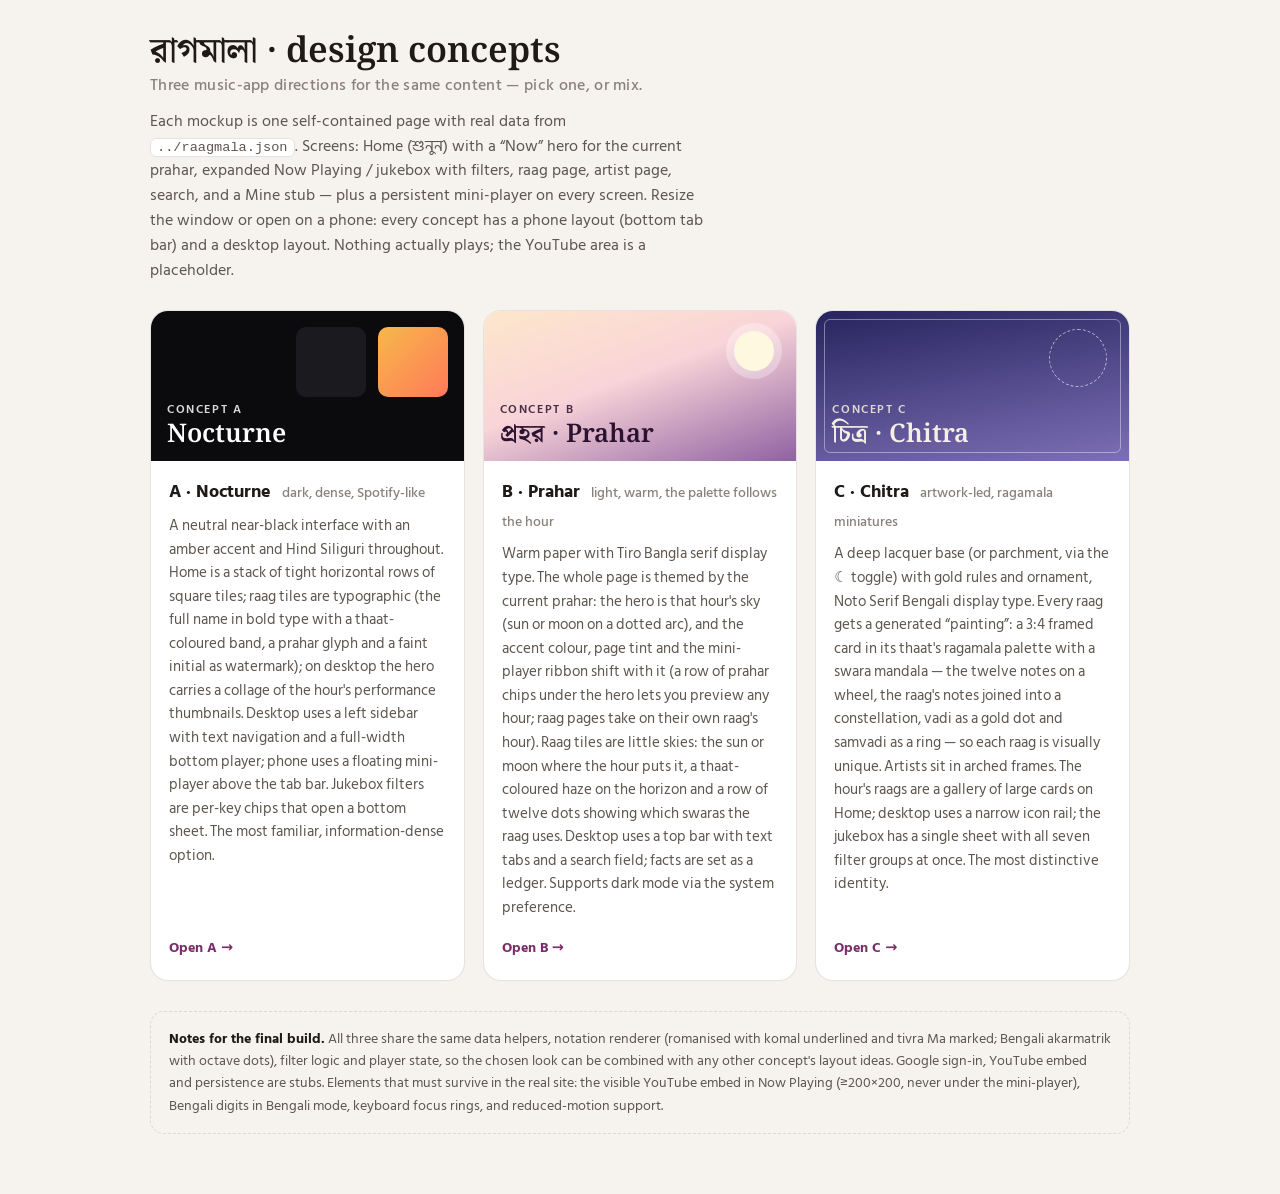
<file: design/mockups/index.html>
<!doctype html>
<html lang="bn">
<head>
<meta charset="utf-8">
<meta name="viewport" content="width=device-width, initial-scale=1">
<title>রাগমালা · design concepts</title>
<meta name="color-scheme" content="light dark">
<link rel="preconnect" href="https://fonts.googleapis.com">
<link rel="preconnect" href="https://fonts.gstatic.com" crossorigin>
<link href="https://fonts.googleapis.com/css2?family=Hind+Siliguri:wght@400;500;600;700&family=Noto+Serif+Bengali:wght@500;600&display=swap" rel="stylesheet">
<style>
:root{--bg:#f6f3ee;--card:#fff;--ink:#1f1a17;--ink2:#5d554e;--ink3:#8a817a;--line:rgba(31,26,23,.12);--acc:#7a2d69}
@media (prefers-color-scheme:dark){:root{--bg:#141216;--card:#1e1a21;--ink:#f3ede4;--ink2:#b9b0a4;--ink3:#857c72;--line:rgba(243,237,228,.12);--acc:#d9b254}}
*{box-sizing:border-box}
body{margin:0;background:var(--bg);color:var(--ink);font-family:"Hind Siliguri",system-ui,sans-serif;font-size:16px;line-height:1.55;padding:32px 16px 60px}
.wrap{max-width:980px;margin:0 auto}
h1{font-family:"Noto Serif Bengali",serif;font-weight:600;font-size:2.2rem;margin:0;line-height:1.15}
h1 small{display:block;font-family:"Hind Siliguri",sans-serif;font-weight:500;font-size:1rem;color:var(--ink3);margin-top:4px;letter-spacing:.02em}
.lead{color:var(--ink2);max-width:62ch;margin:14px 0 28px}
.grid{display:grid;gap:18px}
@media (min-width:760px){.grid{grid-template-columns:repeat(3,1fr)}}
a.card{display:flex;flex-direction:column;background:var(--card);border:1px solid var(--line);border-radius:18px;overflow:hidden;color:inherit;text-decoration:none;transition:transform .2s,box-shadow .2s}
a.card:hover{transform:translateY(-3px);box-shadow:0 18px 40px rgba(0,0,0,.14)}
a.card:focus-visible{outline:2px solid var(--acc);outline-offset:3px}
.swatch{height:150px;position:relative;display:flex;align-items:flex-end;padding:14px 16px;color:#fff;font-family:"Noto Serif Bengali",serif;font-weight:600;font-size:1.6rem;line-height:1}
.swatch small{display:block;font-family:"Hind Siliguri",sans-serif;font-weight:600;font-size:.72rem;letter-spacing:.14em;text-transform:uppercase;opacity:.85;margin-bottom:6px}
.a{background:#0b0b0e}
.a::before{content:"";position:absolute;right:16px;top:16px;width:70px;height:70px;border-radius:10px;background:linear-gradient(135deg,#f6b84a,#ff7a59)}
.a::after{content:"";position:absolute;right:98px;top:16px;width:70px;height:70px;border-radius:10px;background:#1a1a1f}
.b{background:linear-gradient(160deg,#fde7cb 0%,#f9d4d8 45%,#8f62a2 100%);color:#2b1230}
.b::before{content:"";position:absolute;right:22px;top:20px;width:40px;height:40px;border-radius:50%;background:#fff8e0;box-shadow:0 0 0 8px rgba(255,255,255,.3)}
.c{background:linear-gradient(170deg,#26245e,#7d6fb5);color:#f6f0e4}
.c::before{content:"";position:absolute;inset:8px;border:1px solid rgba(255,255,255,.4);border-radius:6px}
.c::after{content:"";position:absolute;right:22px;top:18px;width:56px;height:56px;border-radius:50%;border:1px dashed rgba(255,255,255,.6)}
.body{padding:16px 18px 20px;display:flex;flex-direction:column;gap:8px;flex:1}
.body h2{margin:0;font-size:1.15rem;font-weight:700}
.body h2 span{color:var(--ink3);font-weight:500;font-size:.9rem;margin-left:6px}
.body p{margin:0;color:var(--ink2);font-size:.95rem}
.body .go{margin-top:auto;padding-top:10px;color:var(--acc);font-weight:700;font-size:.9rem}
.note{margin-top:30px;padding:16px 18px;border:1px dashed var(--line);border-radius:14px;color:var(--ink2);font-size:.9rem}
.note b{color:var(--ink)}
code{font-family:ui-monospace,Consolas,monospace;font-size:.85em;background:var(--card);border:1px solid var(--line);padding:1px 6px;border-radius:6px}
</style>
</head>
<body>
<div class="wrap">
  <h1>রাগমালা · design concepts<small>Three music-app directions for the same content — pick one, or mix.</small></h1>
  <p class="lead">Each mockup is one self-contained page with real data from <code>../raagmala.json</code>. Screens: Home (শুনুন) with a “Now” hero for the current prahar, expanded Now Playing / jukebox with filters, raag page, artist page, search, and a Mine stub — plus a persistent mini-player on every screen. Resize the window or open on a phone: every concept has a phone layout (bottom tab bar) and a desktop layout. Nothing actually plays; the YouTube area is a placeholder.</p>

  <div class="grid">
    <a class="card" href="a.html">
      <div class="swatch a"><div><small>Concept A</small>Nocturne</div></div>
      <div class="body">
        <h2>A · Nocturne <span>dark, dense, Spotify-like</span></h2>
        <p>A neutral near-black interface with an amber accent and Hind Siliguri throughout. Home is a stack of tight horizontal rows of square tiles; raag tiles are typographic (the full name in bold type with a thaat-coloured band, a prahar glyph and a faint initial as watermark); on desktop the hero carries a collage of the hour's performance thumbnails. Desktop uses a left sidebar with text navigation and a full-width bottom player; phone uses a floating mini-player above the tab bar. Jukebox filters are per-key chips that open a bottom sheet. The most familiar, information-dense option.</p>
        <div class="go">Open A →</div>
      </div>
    </a>
    <a class="card" href="b.html">
      <div class="swatch b"><div><small>Concept B</small>প্রহর · Prahar</div></div>
      <div class="body">
        <h2>B · Prahar <span>light, warm, the palette follows the hour</span></h2>
        <p>Warm paper with Tiro Bangla serif display type. The whole page is themed by the current prahar: the hero is that hour's sky (sun or moon on a dotted arc), and the accent colour, page tint and the mini-player ribbon shift with it (a row of prahar chips under the hero lets you preview any hour; raag pages take on their own raag's hour). Raag tiles are little skies: the sun or moon where the hour puts it, a thaat-coloured haze on the horizon and a row of twelve dots showing which swaras the raag uses. Desktop uses a top bar with text tabs and a search field; facts are set as a ledger. Supports dark mode via the system preference.</p>
        <div class="go">Open B →</div>
      </div>
    </a>
    <a class="card" href="c.html">
      <div class="swatch c"><div><small>Concept C</small>চিত্র · Chitra</div></div>
      <div class="body">
        <h2>C · Chitra <span>artwork-led, ragamala miniatures</span></h2>
        <p>A deep lacquer base (or parchment, via the ☾ toggle) with gold rules and ornament, Noto Serif Bengali display type. Every raag gets a generated “painting”: a 3:4 framed card in its thaat's ragamala palette with a swara mandala — the twelve notes on a wheel, the raag's notes joined into a constellation, vadi as a gold dot and samvadi as a ring — so each raag is visually unique. Artists sit in arched frames. The hour's raags are a gallery of large cards on Home; desktop uses a narrow icon rail; the jukebox has a single sheet with all seven filter groups at once. The most distinctive identity.</p>
        <div class="go">Open C →</div>
      </div>
    </a>
  </div>

  <div class="note"><b>Notes for the final build.</b> All three share the same data helpers, notation renderer (romanised with komal underlined and tivra Ma marked; Bengali akarmatrik with octave dots), filter logic and player state, so the chosen look can be combined with any other concept's layout ideas. Google sign-in, YouTube embed and persistence are stubs. Elements that must survive in the real site: the visible YouTube embed in Now Playing (≥200×200, never under the mini-player), Bengali digits in Bengali mode, keyboard focus rings, and reduced-motion support.</div>
</div>
</body>
</html>
</file>
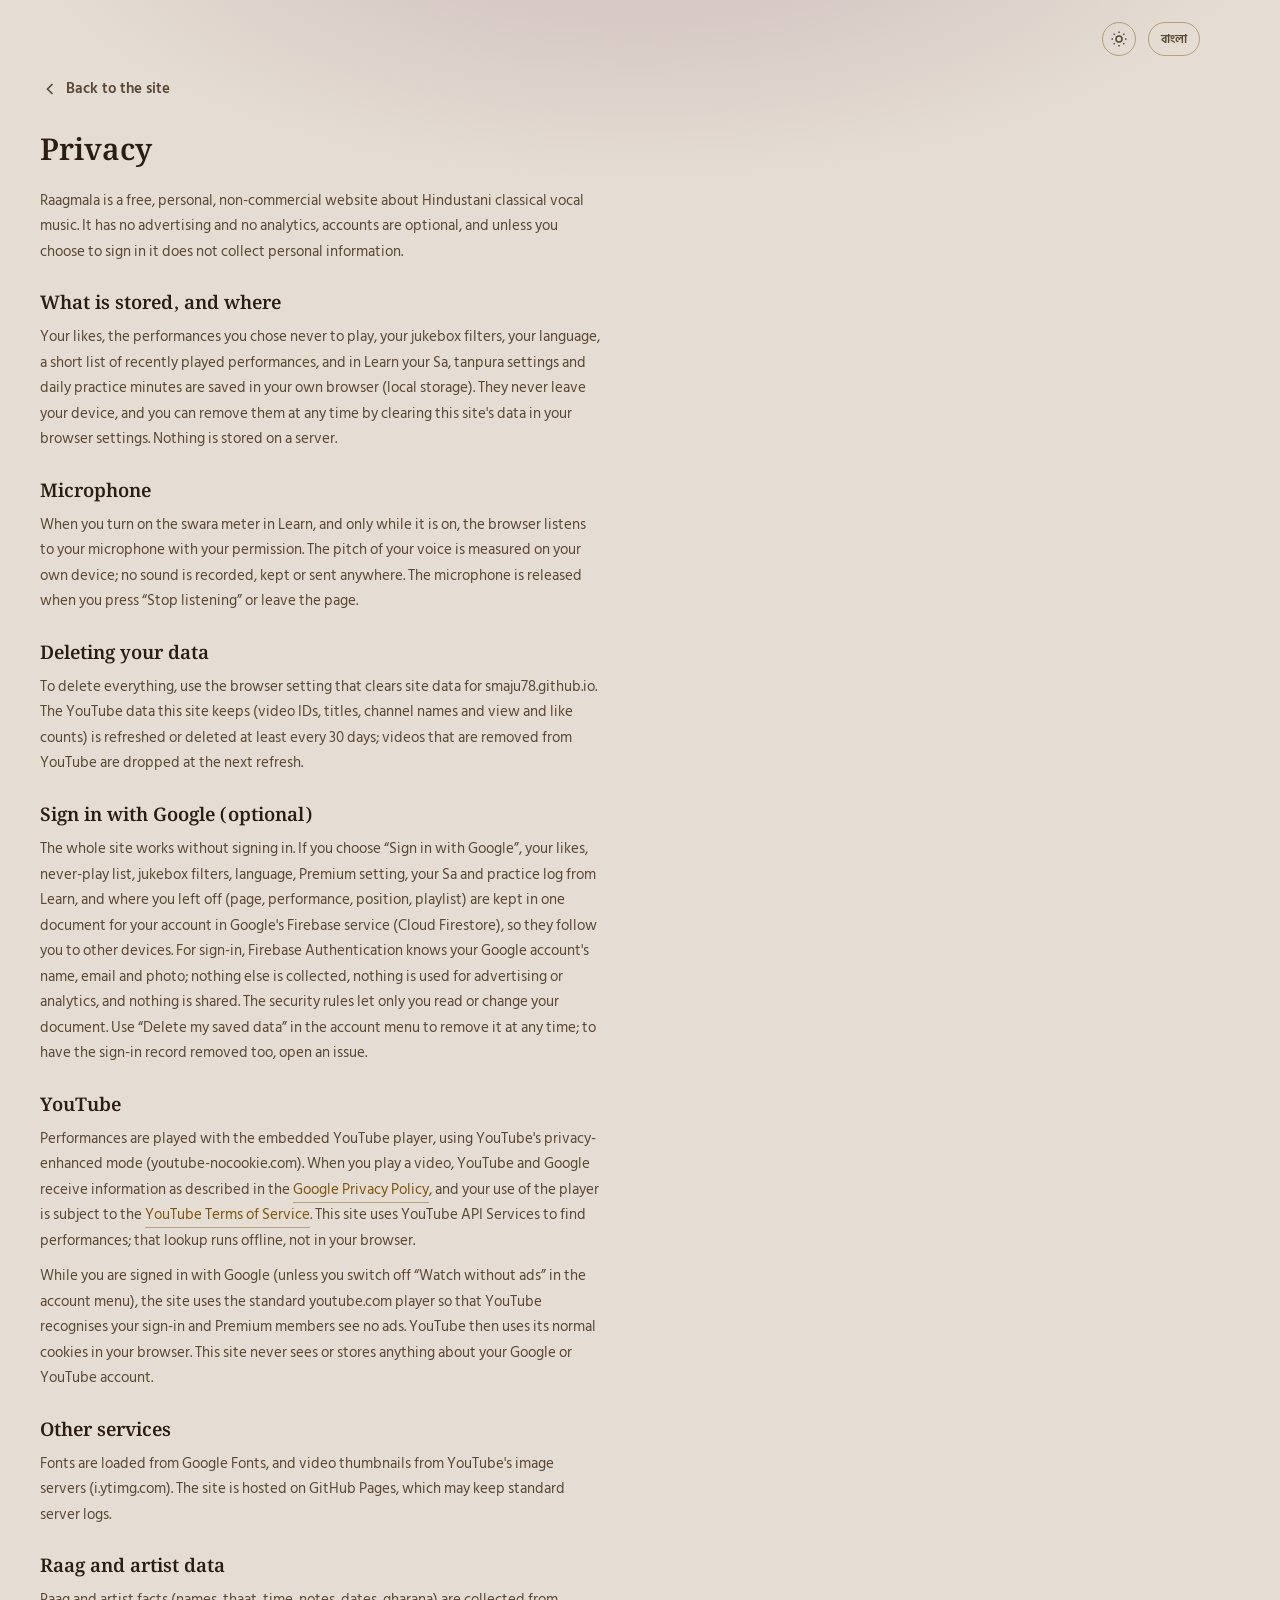
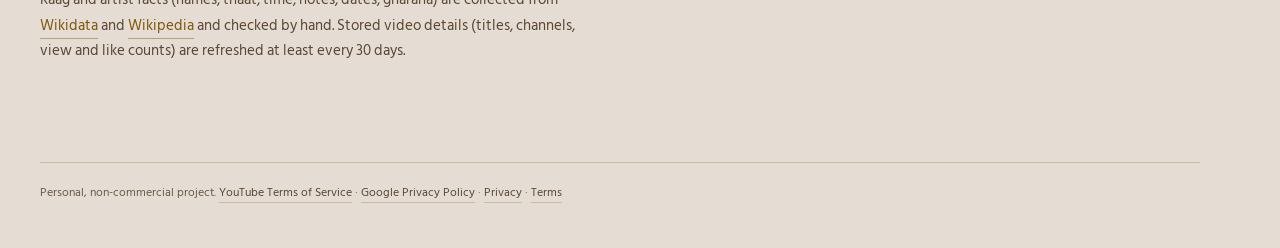
<file: docs/privacy.html>
<!doctype html>
<html lang="en" data-theme="dark">
<head>
<meta charset="utf-8">
<meta name="viewport" content="width=device-width, initial-scale=1, viewport-fit=cover">
<title>গোপনীয়তা · Privacy · রাগমালা Raagmala</title>
<meta name="color-scheme" content="dark light">
<script>
  (function () {
    var h = document.documentElement, th = null, lg = null;
    try { th = localStorage.getItem("raagmala.theme"); lg = localStorage.getItem("raagmala.lang"); } catch (e) { /* storage unavailable */ }
    if (th !== "light" && th !== "dark") th = (window.matchMedia && matchMedia("(prefers-color-scheme: light)").matches) ? "light" : "dark";
    h.dataset.theme = th;
    if (lg === "en" || lg === "bn") h.lang = lg;
  })();
</script>
<link rel="preconnect" href="https://fonts.googleapis.com">
<link rel="preconnect" href="https://fonts.gstatic.com" crossorigin>
<link rel="stylesheet" href="https://fonts.googleapis.com/css2?family=Noto+Serif+Bengali:wght@400;500;600;700&family=Hind+Siliguri:wght@400;500;600;700&display=swap">
<link rel="stylesheet" href="style.css">
<style>
  :root:lang(bn) [data-l="en"], :root:lang(en) [data-l="bn"] { display: none; }
  .app { display: block; }
  main { max-width: 1240px; padding-bottom: 40px; }
</style>
</head>
<body>
<div class="app">
<main>
  <div class="top">
    <a class="brand" href="./#/"><span class="seal" aria-hidden="true">রা</span>রাগমালা <small>Raagmala</small></a>
    <div class="spacer"></div>
    <button class="pill icon theme-toggle" type="button" id="theme-toggle" aria-label="Theme">
      <svg class="moon" viewBox="0 0 24 24" fill="none" stroke="currentColor" stroke-width="2" aria-hidden="true"><path d="M21 12.8A9 9 0 1 1 11.2 3a7 7 0 0 0 9.8 9.8z"/></svg>
      <svg class="sun" viewBox="0 0 24 24" fill="none" stroke="currentColor" stroke-width="2" aria-hidden="true"><circle cx="12" cy="12" r="4"/><path d="M12 2v2M12 20v2M4.9 4.9l1.4 1.4M17.7 17.7l1.4 1.4M2 12h2M20 12h2M4.9 19.1l1.4-1.4M17.7 6.3l1.4-1.4"/></svg>
    </button>
    <button class="pill" type="button" id="lang-switch"><span data-l="bn" lang="en">English</span><span data-l="en" lang="bn">বাংলা</span></button>
  </div>
  <a class="back" href="./#/"><svg viewBox="0 0 24 24" fill="none" stroke="currentColor" stroke-width="2" aria-hidden="true"><path d="M15 18l-6-6 6-6"/></svg><span data-l="bn">সাইটে ফিরুন</span><span data-l="en">Back to the site</span></a>

  <article class="doc" data-l="bn" lang="bn">
  <h1>গোপনীয়তা</h1>
  <p>রাগমালা হিন্দুস্তানি শাস্ত্রীয় কণ্ঠসংগীত নিয়ে একটি বিনামূল্যের, ব্যক্তিগত, অবাণিজ্যিক ওয়েবসাইট।
  এখানে কোনো বিজ্ঞাপন বা অ্যানালিটিক্স নেই, অ্যাকাউন্ট ইচ্ছামতো, এবং সাইন ইন না করলে কোনো ব্যক্তিগত তথ্য সংগ্রহ করা হয় না।</p>

  <h2>কী রাখা হয়, কোথায়</h2>
  <p>আপনার পছন্দের পরিবেশনা, যেগুলো আর বাজাতে চান না, জুকবক্সের ফিল্টার, ভাষা, সম্প্রতি বাজানো পরিবেশনার একটি ছোট তালিকা,
  আর শিক্ষা অংশে আপনার সা, তানপুরার সেটিং ও প্রতিদিনের অনুশীলনের মিনিট আপনার নিজের ব্রাউজারেই (local storage) রাখা থাকে। এগুলো আপনার যন্ত্রের বাইরে যায় না; ব্রাউজারের সেটিংসে এই সাইটের ডেটা মুছে
  দিলেই সব মুছে যায়। কোনো সার্ভারে কিছু রাখা হয় না।</p>

  <h2>মাইক্রোফোন</h2>
  <p>শিক্ষা অংশের স্বর-মিটার চালু করলে, আর শুধু ততক্ষণই, ব্রাউজার আপনার অনুমতি নিয়ে মাইক্রোফোন শোনে। আপনার গলার সুর
  আপনার যন্ত্রেই মাপা হয়; কোনো শব্দ রেকর্ড, রাখা বা কোথাও পাঠানো হয় না। “শোনা বন্ধ করুন” টিপলে বা পাতা ছেড়ে গেলে মাইক্রোফোন বন্ধ হয়।</p>

  <h2>তথ্য মুছে ফেলা</h2>
  <p>সব মুছতে ব্রাউজারের সেটিংসে smaju78.github.io-র সাইট ডেটা মুছে দিন। এই সাইট ইউটিউবের যে তথ্য রাখে (ভিডিওর আইডি, শিরোনাম,
  চ্যানেলের নাম, কতবার দেখা ও পছন্দ করা হয়েছে) তা অন্তত প্রতি ৩০ দিনে হালনাগাদ বা মুছে ফেলা হয়; ইউটিউব থেকে সরিয়ে নেওয়া ভিডিও পরের
  হালনাগাদেই বাদ পড়ে।</p>

  <h2>গুগল দিয়ে সাইন ইন (ইচ্ছামতো)</h2>
  <p>সাইন ইন না করেও পুরো সাইট ব্যবহার করা যায়। “Google দিয়ে সাইন ইন” করলে আপনার পছন্দ, আর বাজাবেন না এমন তালিকা, জুকবক্সের ফিল্টার,
  ভাষা, প্রিমিয়াম সেটিং, শিক্ষা অংশের সা ও অনুশীলনের খাতা আর যেখানে থেমেছিলেন (পাতা, পরিবেশনা, সময়, প্লেলিস্ট) গুগলের Firebase পরিষেবায় (Cloud Firestore) আপনার
  অ্যাকাউন্টের একটি নথিতে রাখা হয়, যাতে অন্য যন্ত্রেও পান। সাইন-ইনের জন্য Firebase Authentication আপনার গুগল অ্যাকাউন্টের নাম,
  ইমেল ও ছবি জানে; এর বাইরে কিছু নেওয়া হয় না, কোনো বিজ্ঞাপন বা বিশ্লেষণে ব্যবহার হয় না, কারও সঙ্গে ভাগ করা হয় না।
  নিরাপত্তা-নিয়ম অনুযায়ী আপনার নথি শুধু আপনিই পড়তে বা বদলাতে পারেন। অ্যাকাউন্ট মেনুর “অ্যাকাউন্টে রাখা তথ্য মুছুন” দিয়ে যেকোনো সময়
  সব মুছে দিতে পারেন; সাইন-ইনের রেকর্ড মুছতে চাইলে issue খুলে জানান।</p>

  <h2>ইউটিউব</h2>
  <p>পরিবেশনা বাজে ইউটিউবের এমবেড করা প্লেয়ারে, ইউটিউবের গোপনীয়তা-বর্ধিত মোডে (youtube-nocookie.com)। ভিডিও বাজালে ইউটিউব ও
  গুগল কিছু তথ্য পায়, যেমন <a href="https://policies.google.com/privacy" target="_blank" rel="noopener">গুগলের গোপনীয়তা নীতিতে</a>
  বলা আছে; প্লেয়ারের ব্যবহার <a href="https://www.youtube.com/t/terms" target="_blank" rel="noopener">ইউটিউবের শর্তাবলি</a> মেনে।
  পরিবেশনা খুঁজতে এই সাইট YouTube API Services ব্যবহার করে; সেই খোঁজ আগেই আলাদাভাবে করা হয়, আপনার ব্রাউজারে নয়।</p>
  <p>গুগল দিয়ে সাইন ইন থাকলে (অ্যাকাউন্ট মেনুর “বিজ্ঞাপন ছাড়া দেখুন” বন্ধ না করলে) সাইট সাধারণ youtube.com প্লেয়ার ব্যবহার করে, যাতে ইউটিউব আপনার
  সাইন-ইন চিনে প্রিমিয়াম সদস্যদের বিজ্ঞাপন না দেখায়। তখন ইউটিউব আপনার ব্রাউজারে তাদের স্বাভাবিক কুকি ব্যবহার করে। এই সাইট আপনার
  গুগল বা ইউটিউব অ্যাকাউন্টের কোনো তথ্য দেখে না বা রাখে না।</p>

  <h2>অন্যান্য পরিষেবা</h2>
  <p>ফন্ট আসে Google Fonts থেকে, ভিডিওর ছোট ছবি ইউটিউবের ছবির সার্ভার (i.ytimg.com) থেকে। সাইটটি GitHub Pages-এ রাখা, যারা
  সাধারণ সার্ভার লগ রাখতে পারে।</p>

  <h2>রাগ ও শিল্পীর তথ্য</h2>
  <p>রাগ ও শিল্পীর তথ্য (নাম, ঠাট, সময়, স্বর, সাল, ঘরানা) <a href="https://www.wikidata.org" target="_blank" rel="noopener">উইকিডেটা</a> ও
  <a href="https://en.wikipedia.org" target="_blank" rel="noopener">উইকিপিডিয়া</a> থেকে নিয়ে হাতে মিলিয়ে দেখা। রাখা ভিডিও-তথ্য (শিরোনাম,
  চ্যানেল, দেখা ও পছন্দের সংখ্যা) অন্তত প্রতি ৩০ দিনে হালনাগাদ হয়।</p>
</article>

  <article class="doc" data-l="en" lang="en">
  <h1>Privacy</h1>
  <p>Raagmala is a free, personal, non-commercial website about Hindustani classical vocal music.
  It has no advertising and no analytics, accounts are optional, and unless you choose to sign in it does not collect personal information.</p>

  <h2>What is stored, and where</h2>
  <p>Your likes, the performances you chose never to play, your jukebox filters, your language, a short list of
  recently played performances, and in Learn your Sa, tanpura settings and daily practice minutes are saved in your own browser (local storage). They never leave your device, and you can
  remove them at any time by clearing this site's data in your browser settings. Nothing is stored on a server.</p>

  <h2>Microphone</h2>
  <p>When you turn on the swara meter in Learn, and only while it is on, the browser listens to your microphone with your
  permission. The pitch of your voice is measured on your own device; no sound is recorded, kept or sent anywhere. The
  microphone is released when you press “Stop listening” or leave the page.</p>

  <h2>Deleting your data</h2>
  <p>To delete everything, use the browser setting that clears site data for smaju78.github.io. The YouTube data this
  site keeps (video IDs, titles, channel names and view and like counts) is refreshed or deleted at least every 30 days;
  videos that are removed from YouTube are dropped at the next refresh.</p>

  <h2>Sign in with Google (optional)</h2>
  <p>The whole site works without signing in. If you choose “Sign in with Google”, your likes, never-play list, jukebox
  filters, language, Premium setting, your Sa and practice log from Learn, and where you left off (page, performance, position, playlist) are kept in one document
  for your account in Google's Firebase service (Cloud Firestore), so they follow you to other devices. For sign-in, Firebase
  Authentication knows your Google account's name, email and photo; nothing else is collected, nothing is used for advertising
  or analytics, and nothing is shared. The security rules let only you read or change your document. Use “Delete my saved data”
  in the account menu to remove it at any time; to have the sign-in record removed too, open an issue.</p>

  <h2>YouTube</h2>
  <p>Performances are played with the embedded YouTube player, using YouTube's privacy-enhanced mode
  (youtube-nocookie.com). When you play a video, YouTube and Google receive information as described in the
  <a href="https://policies.google.com/privacy" target="_blank" rel="noopener">Google Privacy Policy</a>, and your use of
  the player is subject to the <a href="https://www.youtube.com/t/terms" target="_blank" rel="noopener">YouTube Terms of Service</a>.
  This site uses YouTube API Services to find performances; that lookup runs offline, not in your browser.</p>
  <p>While you are signed in with Google (unless you switch off “Watch without ads” in the account menu), the site uses the standard youtube.com player
  so that YouTube recognises your sign-in and Premium members see no ads. YouTube then uses its normal cookies in your
  browser. This site never sees or stores anything about your Google or YouTube account.</p>

  <h2>Other services</h2>
  <p>Fonts are loaded from Google Fonts, and video thumbnails from YouTube's image servers (i.ytimg.com).
  The site is hosted on GitHub Pages, which may keep standard server logs.</p>

  <h2>Raag and artist data</h2>
  <p>Raag and artist facts (names, thaat, time, notes, dates, gharana) are collected from
  <a href="https://www.wikidata.org" target="_blank" rel="noopener">Wikidata</a> and
  <a href="https://en.wikipedia.org" target="_blank" rel="noopener">Wikipedia</a> and checked by hand.
  Stored video details (titles, channels, view and like counts) are refreshed at least every 30 days.</p>
</article>

  <footer class="legal"><p><span data-l="bn">ব্যক্তিগত, অবাণিজ্যিক প্রকল্প। </span><span data-l="en">Personal, non-commercial project. </span>
    <a href="https://www.youtube.com/t/terms" target="_blank" rel="noopener"><span data-l="bn">ইউটিউবের শর্তাবলি</span><span data-l="en">YouTube Terms of Service</span></a> ·
    <a href="https://policies.google.com/privacy" target="_blank" rel="noopener"><span data-l="bn">গুগলের গোপনীয়তা নীতি</span><span data-l="en">Google Privacy Policy</span></a> ·
    <a href="privacy.html"><span data-l="bn">গোপনীয়তা</span><span data-l="en">Privacy</span></a> ·
    <a href="terms.html"><span data-l="bn">শর্তাবলি</span><span data-l="en">Terms</span></a></p></footer>
</main>
</div>
<script>
  document.getElementById("lang-switch").onclick = function () {
    var l = document.documentElement.lang === "bn" ? "en" : "bn";
    document.documentElement.lang = l;
    try { localStorage.setItem("raagmala.lang", l); } catch (e) { /* not saved */ }
  };
  document.getElementById("theme-toggle").onclick = function () {
    var h = document.documentElement, th = h.dataset.theme === "light" ? "dark" : "light";
    h.dataset.theme = th;
    try { localStorage.setItem("raagmala.theme", th); } catch (e) { /* not saved */ }
  };
</script>
</body>
</html>
</file>
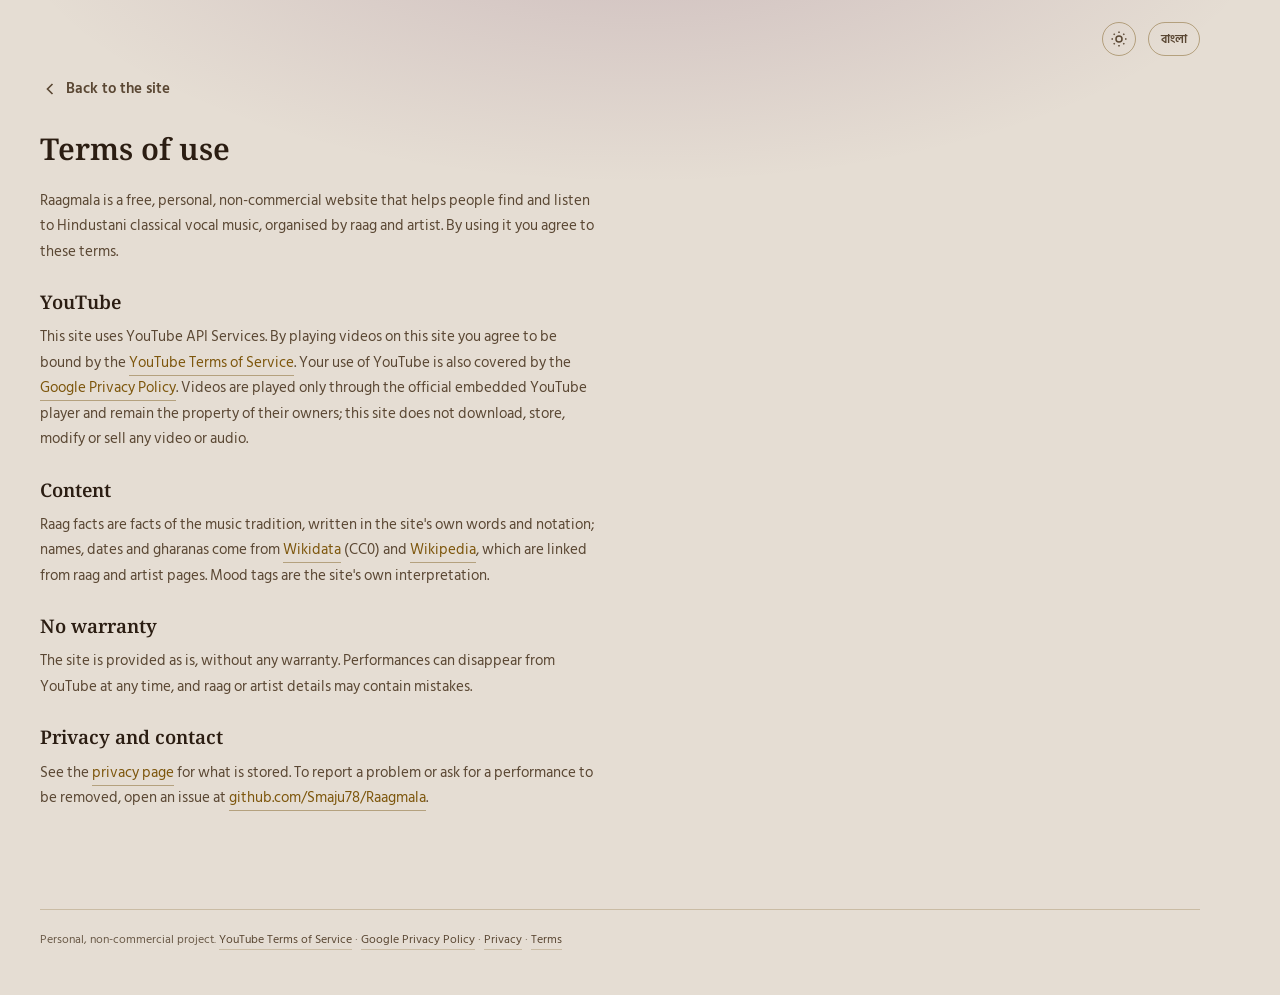
<file: docs/terms.html>
<!doctype html>
<html lang="en" data-theme="dark">
<head>
<meta charset="utf-8">
<meta name="viewport" content="width=device-width, initial-scale=1, viewport-fit=cover">
<title>শর্তাবলি · Terms · রাগমালা Raagmala</title>
<meta name="color-scheme" content="dark light">
<script>
  (function () {
    var h = document.documentElement, th = null, lg = null;
    try { th = localStorage.getItem("raagmala.theme"); lg = localStorage.getItem("raagmala.lang"); } catch (e) { /* storage unavailable */ }
    if (th !== "light" && th !== "dark") th = (window.matchMedia && matchMedia("(prefers-color-scheme: light)").matches) ? "light" : "dark";
    h.dataset.theme = th;
    if (lg === "en" || lg === "bn") h.lang = lg;
  })();
</script>
<link rel="preconnect" href="https://fonts.googleapis.com">
<link rel="preconnect" href="https://fonts.gstatic.com" crossorigin>
<link rel="stylesheet" href="https://fonts.googleapis.com/css2?family=Noto+Serif+Bengali:wght@400;500;600;700&family=Hind+Siliguri:wght@400;500;600;700&display=swap">
<link rel="stylesheet" href="style.css">
<style>
  :root:lang(bn) [data-l="en"], :root:lang(en) [data-l="bn"] { display: none; }
  .app { display: block; }
  main { max-width: 1240px; padding-bottom: 40px; }
</style>
</head>
<body>
<div class="app">
<main>
  <div class="top">
    <a class="brand" href="./#/"><span class="seal" aria-hidden="true">রা</span>রাগমালা <small>Raagmala</small></a>
    <div class="spacer"></div>
    <button class="pill icon theme-toggle" type="button" id="theme-toggle" aria-label="Theme">
      <svg class="moon" viewBox="0 0 24 24" fill="none" stroke="currentColor" stroke-width="2" aria-hidden="true"><path d="M21 12.8A9 9 0 1 1 11.2 3a7 7 0 0 0 9.8 9.8z"/></svg>
      <svg class="sun" viewBox="0 0 24 24" fill="none" stroke="currentColor" stroke-width="2" aria-hidden="true"><circle cx="12" cy="12" r="4"/><path d="M12 2v2M12 20v2M4.9 4.9l1.4 1.4M17.7 17.7l1.4 1.4M2 12h2M20 12h2M4.9 19.1l1.4-1.4M17.7 6.3l1.4-1.4"/></svg>
    </button>
    <button class="pill" type="button" id="lang-switch"><span data-l="bn" lang="en">English</span><span data-l="en" lang="bn">বাংলা</span></button>
  </div>
  <a class="back" href="./#/"><svg viewBox="0 0 24 24" fill="none" stroke="currentColor" stroke-width="2" aria-hidden="true"><path d="M15 18l-6-6 6-6"/></svg><span data-l="bn">সাইটে ফিরুন</span><span data-l="en">Back to the site</span></a>

  <article class="doc" data-l="bn" lang="bn">
  <h1>ব্যবহারের শর্তাবলি</h1>
  <p>রাগমালা একটি বিনামূল্যের, ব্যক্তিগত, অবাণিজ্যিক ওয়েবসাইট, যেখানে রাগ ও শিল্পী অনুযায়ী হিন্দুস্তানি শাস্ত্রীয় কণ্ঠসংগীত খুঁজে শোনা যায়।
  সাইটটি ব্যবহার করলে আপনি এই শর্তগুলো মেনে নিচ্ছেন।</p>

  <h2>ইউটিউব</h2>
  <p>এই সাইট YouTube API Services ব্যবহার করে। এখানে ভিডিও বাজালে আপনি
  <a href="https://www.youtube.com/t/terms" target="_blank" rel="noopener">ইউটিউবের শর্তাবলি</a> মেনে নিচ্ছেন।
  ইউটিউবের ব্যবহার <a href="https://policies.google.com/privacy" target="_blank" rel="noopener">গুগলের গোপনীয়তা নীতিরও</a> আওতায়।
  ভিডিও বাজে শুধু ইউটিউবের নিজস্ব এমবেড করা প্লেয়ারে, এবং সেগুলো তাদের মালিকদেরই সম্পত্তি; এই সাইট কোনো ভিডিও বা অডিও
  ডাউনলোড, সংরক্ষণ, পরিবর্তন বা বিক্রি করে না।</p>

  <h2>বিষয়বস্তু</h2>
  <p>রাগের তথ্য সংগীত-পরম্পরার তথ্য, সাইটের নিজের ভাষা ও স্বরলিপিতে লেখা; নাম, সাল ও ঘরানা
  <a href="https://www.wikidata.org" target="_blank" rel="noopener">উইকিডেটা</a> (CC0) ও
  <a href="https://en.wikipedia.org" target="_blank" rel="noopener">উইকিপিডিয়া</a> থেকে, যাদের লিংক রাগ ও শিল্পীর পাতায় দেওয়া আছে।
  রসের (মেজাজের) শ্রেণিবিভাগ সাইটের নিজস্ব ব্যাখ্যা।</p>

  <h2>কোনো নিশ্চয়তা নেই</h2>
  <p>সাইটটি যেমন আছে তেমনভাবেই দেওয়া, কোনো নিশ্চয়তা ছাড়া। যেকোনো সময় ইউটিউব থেকে পরিবেশনা সরে যেতে পারে, এবং রাগ বা শিল্পীর
  তথ্যে ভুল থাকতে পারে।</p>

  <h2>গোপনীয়তা ও যোগাযোগ</h2>
  <p>কী রাখা হয় তা জানতে <a href="privacy.html">গোপনীয়তার পাতা</a> দেখুন। কোনো সমস্যা জানাতে বা কোনো পরিবেশনা সরাতে বলতে
  <a href="https://github.com/Smaju78/Raagmala/issues" target="_blank" rel="noopener">github.com/Smaju78/Raagmala</a>-এ একটি issue খুলুন।</p>
</article>

  <article class="doc" data-l="en" lang="en">
  <h1>Terms of use</h1>
  <p>Raagmala is a free, personal, non-commercial website that helps people find and listen to Hindustani
  classical vocal music, organised by raag and artist. By using it you agree to these terms.</p>

  <h2>YouTube</h2>
  <p>This site uses YouTube API Services. By playing videos on this site you agree to be bound by the
  <a href="https://www.youtube.com/t/terms" target="_blank" rel="noopener">YouTube Terms of Service</a>.
  Your use of YouTube is also covered by the
  <a href="https://policies.google.com/privacy" target="_blank" rel="noopener">Google Privacy Policy</a>.
  Videos are played only through the official embedded YouTube player and remain the property of their owners;
  this site does not download, store, modify or sell any video or audio.</p>

  <h2>Content</h2>
  <p>Raag facts are facts of the music tradition, written in the site's own words and notation; names, dates and
  gharanas come from <a href="https://www.wikidata.org" target="_blank" rel="noopener">Wikidata</a> (CC0) and
  <a href="https://en.wikipedia.org" target="_blank" rel="noopener">Wikipedia</a>, which are linked from raag and artist pages.
  Mood tags are the site's own interpretation.</p>

  <h2>No warranty</h2>
  <p>The site is provided as is, without any warranty. Performances can disappear from YouTube at any time, and
  raag or artist details may contain mistakes.</p>

  <h2>Privacy and contact</h2>
  <p>See the <a href="privacy.html">privacy page</a> for what is stored. To report a problem or ask for a performance
  to be removed, open an issue at <a href="https://github.com/Smaju78/Raagmala/issues" target="_blank" rel="noopener">github.com/Smaju78/Raagmala</a>.</p>
</article>

  <footer class="legal"><p><span data-l="bn">ব্যক্তিগত, অবাণিজ্যিক প্রকল্প। </span><span data-l="en">Personal, non-commercial project. </span>
    <a href="https://www.youtube.com/t/terms" target="_blank" rel="noopener"><span data-l="bn">ইউটিউবের শর্তাবলি</span><span data-l="en">YouTube Terms of Service</span></a> ·
    <a href="https://policies.google.com/privacy" target="_blank" rel="noopener"><span data-l="bn">গুগলের গোপনীয়তা নীতি</span><span data-l="en">Google Privacy Policy</span></a> ·
    <a href="privacy.html"><span data-l="bn">গোপনীয়তা</span><span data-l="en">Privacy</span></a> ·
    <a href="terms.html"><span data-l="bn">শর্তাবলি</span><span data-l="en">Terms</span></a></p></footer>
</main>
</div>
<script>
  document.getElementById("lang-switch").onclick = function () {
    var l = document.documentElement.lang === "bn" ? "en" : "bn";
    document.documentElement.lang = l;
    try { localStorage.setItem("raagmala.lang", l); } catch (e) { /* not saved */ }
  };
  document.getElementById("theme-toggle").onclick = function () {
    var h = document.documentElement, th = h.dataset.theme === "light" ? "dark" : "light";
    h.dataset.theme = th;
    try { localStorage.setItem("raagmala.theme", th); } catch (e) { /* not saved */ }
  };
</script>
</body>
</html>
</file>
<file: docs/style.css>
/* রাগমালা Raagmala — concept C · চিত্র Chitra: ragamala miniatures, lacquer and gold by default,
   parchment in the light theme. The whole page takes a gentle tint from the current prahar (concept B):
   --sky1/--sky2 are set by applySky() in app.js and mixed into every background surface; the home hero
   shows it most strongly. Tint strengths were chosen so all text keeps >= 4.5:1 contrast in every prahar. */
:root{
  --bg0:#17121b; --bg20:#1f1824; --bg30:#2a2131; --bg40:#362b3e; --tint:16%;
  --bg:color-mix(in srgb,var(--sky2) var(--tint),var(--bg0));
  --bg2:color-mix(in srgb,var(--sky2) calc(var(--tint) * .7),var(--bg20));
  --bg3:color-mix(in srgb,var(--sky2) calc(var(--tint) * .6),var(--bg30));
  --bg4:color-mix(in srgb,var(--sky2) calc(var(--tint) * .5),var(--bg40));
  --fg:#f3e9d6; --fg2:#cdbfa8; --fg3:#a79b85;
  --gold:#d9b254; --gold-ink:#2a1d05; --gold-dim:#8f7330; --verm:#e0634a;
  --line:rgba(217,178,84,.22); --line2:rgba(217,178,84,.4);
  --shadow:0 14px 40px rgba(0,0,0,.45);
  --sky1:#5a1f52; --sky2:#242b68; --sky-mix1:38%; --sky-mix2:26%;
  --serif:"Noto Serif Bengali","Tiro Bangla",Georgia,serif;
  --sans:"Hind Siliguri",system-ui,sans-serif;
  --mini:72px; --tabs:60px; --rail:92px;
  --ease:cubic-bezier(.2,.7,.2,1);
  color-scheme:dark;
}
html[data-theme=light]{
  --bg0:#f3eadb; --bg20:#faf5ea; --bg30:#eadfc9; --bg40:#dfd2b8; --tint:7%;
  --fg:#2b1d12; --fg2:#5a4733; --fg3:#6a5a48;
  --gold:#7d560c; --gold-ink:#fff8e6; --gold-dim:#c9a85a; --verm:#a8321a;
  --line:rgba(120,88,24,.25); --line2:rgba(120,88,24,.45);
  --shadow:0 14px 40px rgba(90,60,20,.18);
  --sky-mix1:34%; --sky-mix2:20%;
  color-scheme:light;
}
*{box-sizing:border-box}
[hidden]{display:none!important}
html,body{margin:0;background:var(--bg);color:var(--fg);font-family:var(--sans);font-size:15px;line-height:1.5;-webkit-text-size-adjust:100%}
body{overflow-x:hidden;min-height:100dvh;background-attachment:fixed;
  background-image:radial-gradient(70% 45% at 50% -12%,color-mix(in srgb,var(--sky1) 16%,transparent),transparent 72%);
  transition:background-color 1.5s ease}
body[data-screen=home]{background-image:radial-gradient(75% 48% at 50% -12%,color-mix(in srgb,var(--sky1) 24%,transparent),transparent 72%)}
html[data-theme=light] body{background-image:radial-gradient(70% 45% at 50% -12%,color-mix(in srgb,var(--sky1) 18%,transparent),transparent 72%)}
@media (prefers-reduced-motion:reduce){body{transition:none}}
button{font:inherit;color:inherit;background:none;border:0;padding:0;cursor:pointer}
button:disabled{cursor:default}
a{color:inherit;text-decoration:none}
:focus-visible{outline:2px solid var(--gold);outline-offset:3px;border-radius:4px}
img{display:block;max-width:100%}
u{text-decoration-thickness:1.5px;text-underline-offset:3px}
h1,h2,h3{margin:0;font-family:var(--serif);font-weight:600;letter-spacing:0;text-wrap:balance}
p{margin:0}
.vh{position:absolute;width:1px;height:1px;overflow:hidden;clip:rect(0 0 0 0)}
.hint{color:var(--fg3);font-size:.85rem}
.textlink{color:var(--gold);font-weight:600;border-bottom:1px solid var(--line2)}
.textlink:hover{border-color:var(--gold)}
@media (prefers-reduced-motion:reduce){*,*::before,*::after{transition:none!important;animation:none!important;scroll-behavior:auto!important}}

/* ---- shell: phone = top bar + bottom tabs; desktop = left icon rail ---- */
.app{min-height:100dvh}
main{padding:0 16px calc(var(--tabs) + 28px + env(safe-area-inset-bottom));min-width:0;max-width:1240px}
body.has-mini main{padding-bottom:calc(var(--mini) + var(--tabs) + 28px + env(safe-area-inset-bottom))}
body[data-screen=jukebox] main{padding-bottom:calc(var(--tabs) + 24px + env(safe-area-inset-bottom))}
#view{animation:rise .35s var(--ease)}
@keyframes rise{from{opacity:0;transform:translateY(8px)}to{opacity:1;transform:none}}
.top{display:flex;align-items:center;gap:8px;padding:14px 0 8px}
.brand{font-family:var(--serif);font-size:1.4rem;font-weight:600;display:flex;align-items:center;gap:10px;line-height:1;min-width:0}
.brand .seal{width:30px;height:30px;border-radius:50%;border:1px solid var(--gold);display:grid;place-items:center;color:var(--gold);font-size:.9rem;position:relative;flex:0 0 auto}
.brand .seal::after{content:"";position:absolute;inset:3px;border-radius:50%;border:1px solid var(--line2)}
.brand small{font-family:var(--sans);font-size:.66rem;letter-spacing:.16em;text-transform:uppercase;color:var(--fg3);font-weight:600}
.spacer{flex:1}
.pill{display:inline-flex;align-items:center;gap:6px;height:34px;padding:0 12px;border-radius:999px;border:1px solid var(--line2);color:var(--fg2);font-weight:600;font-size:.82rem;transition:color .2s,border-color .2s;white-space:nowrap}
.pill:hover{color:var(--gold);border-color:var(--gold)}
.pill.icon{width:34px;padding:0;justify-content:center}
.pill svg{width:18px;height:18px}
.pill .sun{display:none}
html[data-theme=light] .pill .sun{display:block}
html[data-theme=light] .pill .moon{display:none}
.rail{display:none}
.searchbar{display:none}
@media (min-width:900px){
  .app{display:grid;grid-template-columns:var(--rail) 1fr}
  .rail{display:flex;flex-direction:column;align-items:center;gap:6px;padding:18px 8px;position:sticky;top:0;height:100dvh;border-right:1px solid var(--line);background:var(--bg2)}
  .rail .seal{width:44px;height:44px;border-radius:50%;border:1px solid var(--gold);display:grid;place-items:center;color:var(--gold);font-family:var(--serif);font-size:1.3rem;margin-bottom:18px;position:relative}
  .rail .seal::after{content:"";position:absolute;inset:4px;border-radius:50%;border:1px solid var(--line2)}
  .rail a.nav{width:76px;height:66px;border-radius:12px;display:flex;flex-direction:column;align-items:center;justify-content:center;gap:4px;color:var(--fg2);font-size:.8rem;font-weight:600;position:relative;transition:all .2s;text-align:center}
  .rail a.nav svg{width:24px;height:24px}
  .rail a.nav:hover{color:var(--fg)}
  .rail a.nav[aria-current=page]{color:var(--gold);background:color-mix(in srgb,var(--gold) 10%,transparent)}
  .rail a.nav[aria-current=page]::before{content:"";position:absolute;left:-8px;top:18px;bottom:18px;width:3px;border-radius:2px;background:var(--gold)}
  .rail .foot{margin-top:auto;display:flex;flex-direction:column;gap:8px;align-items:center;font-size:.72rem;color:var(--fg3);text-align:center}
  .rail .foot a{color:var(--fg3);display:block}
  .rail .foot a:hover{color:var(--gold)}
  main{padding:0 40px 40px}
  body.has-mini main{padding-bottom:calc(80px + 40px)}
  body[data-screen=jukebox] main{padding-bottom:40px}
  .top{padding:22px 0 10px;gap:12px}
  .top .brand{display:none}
  .searchbar{display:flex;align-items:center;gap:10px;height:40px;width:min(360px,40vw);padding:0 14px;border-radius:999px;border:1px solid var(--line2);color:var(--fg3);font-size:.9rem;background:var(--bg2)}
  .searchbar:hover{border-color:var(--gold);color:var(--fg2)}
  body[data-screen=browse] .searchbar{display:none}
  .searchbar svg{width:18px;height:18px;flex:0 0 auto}
  .tabs{display:none!important}
}

/* bottom tabs */
.tabs{position:fixed;left:0;right:0;bottom:0;height:calc(var(--tabs) + env(safe-area-inset-bottom));padding-bottom:env(safe-area-inset-bottom);display:flex;background:var(--bg2);border-top:1px solid var(--line);z-index:30}
.tabs a{flex:1;display:flex;flex-direction:column;align-items:center;justify-content:center;gap:3px;color:var(--fg2);font-size:.78rem;font-weight:600;transition:color .2s}
.tabs a svg{width:24px;height:24px}
.tabs a[aria-current=page]{color:var(--gold)}

/* ---- mini player ---- */
.mini{position:fixed;left:0;right:0;bottom:calc(var(--tabs) + env(safe-area-inset-bottom));height:var(--mini);display:flex;align-items:center;gap:10px;padding:0 10px 0 12px;background:var(--bg3);border-top:1px solid var(--line2);z-index:31}
.mini .thumb{width:50px;height:50px;object-fit:cover;background:var(--bg4);flex:0 0 auto;border:1px solid var(--line2);padding:2px}
.mini .meta{flex:1;min-width:0;display:block;text-align:left}
.mini .meta b{display:block;white-space:nowrap;overflow:hidden;text-overflow:ellipsis;font-family:var(--serif);font-size:1.02rem;line-height:1.25}
.mini .meta span{display:block;color:var(--fg2);font-size:.78rem;white-space:nowrap;overflow:hidden;text-overflow:ellipsis}
.mini .ctl{display:flex;gap:0;align-items:center}
.mini .ctl button{width:42px;height:42px;border-radius:50%;display:grid;place-items:center;transition:background .2s}
.mini .ctl button:hover:not(:disabled){background:var(--bg4)}
.mini .ctl svg{width:24px;height:24px}
.mini .ctl .big{background:var(--gold);color:var(--gold-ink)}
.mini .bar{height:2px;background:var(--line)}
.mini .bar i{display:block;height:100%;width:0;background:var(--gold);transition:width .5s linear}
.mini .bar.edge{position:absolute;left:0;right:0;top:-1px}
.mini .mid{display:flex;flex-direction:column;align-items:center}
.mini .prog{display:none}
.mini .hide-s{display:none}
.mini .likeb{width:42px;height:42px;border-radius:50%;display:grid;place-items:center;color:var(--fg2)}
.mini .likeb svg{width:22px;height:22px}
.mini .likeb[aria-pressed=true]{color:var(--verm)}
@media (min-width:900px){
  .mini{left:var(--rail);bottom:0;height:80px;padding:0 32px;gap:22px;background:color-mix(in srgb,var(--bg2) 92%,transparent);backdrop-filter:blur(14px)}
  .mini .thumb{width:56px;height:56px}
  .mini .meta{flex:0 0 280px}
  .mini .mid{flex:1;gap:3px}
  .mini .ctl{justify-content:center;gap:12px}
  .mini .hide-s{display:flex}
  .mini .ctl .big{width:48px;height:48px}
  .mini .bar.edge{display:none}
  .mini .prog{display:flex;align-items:center;gap:8px;width:min(100%,520px);font-size:.72rem;color:var(--fg3);font-variant-numeric:tabular-nums}
  .mini .prog .bar{flex:1;height:3px}
}

/* ---- ornament, sections, rows ---- */
.orn{display:flex;align-items:center;gap:14px;color:var(--gold);font-size:.74rem;font-weight:700;letter-spacing:.18em;text-transform:uppercase}
.orn::before,.orn::after{content:"";flex:1;height:1px;background:linear-gradient(90deg,transparent,var(--gold-dim))}
.orn::after{background:linear-gradient(90deg,var(--gold-dim),transparent)}
.sec{margin-top:34px}
.sec-h{display:flex;align-items:baseline;gap:12px;margin-bottom:12px;flex-wrap:wrap}
.sec-h h2{font-size:1.35rem;display:flex;align-items:center;gap:10px;min-width:0}
.sec-h h2::before{content:"✦";color:var(--gold);font-size:.8rem}
.sec-h h2 small{font-family:var(--sans);color:var(--fg3);font-size:.82rem;font-weight:500}
.sec-h .more{margin-left:auto;color:var(--gold);font-weight:600;font-size:.85rem;white-space:nowrap}
.sec-h .more:hover{text-decoration:underline}
.sec-h .hint{flex-basis:100%}
.row{display:flex;gap:16px;overflow-x:auto;margin:0 -16px;padding:6px 16px 18px;scroll-snap-type:x proximity;scroll-padding-inline:16px;scrollbar-width:none;-webkit-overflow-scrolling:touch}
.row::-webkit-scrollbar{display:none}
.row>*{scroll-snap-align:start;flex:0 0 auto}
@media (min-width:900px){.row{margin:0 -40px;padding:6px 40px 18px;scroll-padding-inline:40px}}

/* ---- the painting: a framed portrait card with a swara mandala ---- */
.paint{position:relative;aspect-ratio:3/4;border-radius:6px;overflow:hidden;background:linear-gradient(170deg,var(--p1),var(--p2));color:var(--pink);box-shadow:var(--shadow);padding:10px;display:flex;flex-direction:column}
.paint::before{content:"";position:absolute;inset:6px;border:1px solid rgba(255,255,255,.35);border-radius:3px;pointer-events:none}
.paint::after{content:"";position:absolute;inset:9px;border:1px solid rgba(255,255,255,.14);border-radius:2px;pointer-events:none}
.paint .scrim{position:absolute;left:0;right:0;bottom:0;height:50%;background:linear-gradient(180deg,transparent,rgba(0,0,0,.55))}
.paint .arch{position:absolute;left:14%;right:14%;top:8%;bottom:34%;border:1px solid rgba(255,255,255,.22);border-radius:50% 50% 0 0/40% 40% 0 0;background:radial-gradient(70% 60% at 50% 40%,rgba(255,255,255,.18),transparent 70%)}
.paint svg.mand{position:absolute;left:50%;top:38%;width:58%;transform:translate(-50%,-50%);filter:drop-shadow(0 4px 12px rgba(0,0,0,.35))}
.paint svg.mand.lab{width:84%;top:40%}
.paint .nm{position:relative;margin-top:auto;font-family:var(--serif);font-weight:600;font-size:1.5rem;line-height:1.15;text-align:center;text-shadow:0 1px 8px rgba(0,0,0,.45);padding:0 6px 6px;overflow-wrap:anywhere}
.paint .nm.l{font-size:1.2rem}.paint .nm.xl{font-size:1rem}
.paint .nm small{display:block;font-family:var(--sans);font-size:.66rem;font-weight:600;letter-spacing:.12em;text-transform:uppercase;opacity:.9;margin-top:4px}
.paint .rib{position:absolute;left:0;top:14px;background:var(--gold);color:var(--gold-ink);font-size:.66rem;font-weight:700;letter-spacing:.1em;text-transform:uppercase;padding:3px 10px 3px 12px;border-radius:0 3px 3px 0;z-index:2}
.paint.plain{background:linear-gradient(170deg,var(--bg3),var(--bg4));color:var(--fg);box-shadow:none;border:1px solid var(--line)}
.paint.plain .nm{text-shadow:none}
.paint.plain .glyph{position:absolute;left:50%;top:38%;transform:translate(-50%,-50%);font-family:var(--serif);font-size:2.6rem;color:var(--gold);opacity:.7}
.card{width:168px;text-align:left;position:relative;border-radius:8px}
.card>a{display:block;border-radius:8px}
.card b{display:block;margin-top:10px;font-family:var(--serif);font-weight:600;font-size:1rem;white-space:nowrap;overflow:hidden;text-overflow:ellipsis}
.card span.sub{display:block;color:var(--fg3);font-size:.8rem;white-space:nowrap;overflow:hidden;text-overflow:ellipsis}
.card .play{position:absolute;right:12px;top:calc(100% - 118px);width:42px;height:42px;border-radius:50%;background:var(--gold);color:var(--gold-ink);display:grid;place-items:center;opacity:0;transform:translateY(6px);transition:opacity .2s,transform .2s;box-shadow:0 6px 16px rgba(0,0,0,.4)}
.card:hover .play,.card:focus-within .play,.card .play:focus-visible{opacity:1;transform:none}
@media (hover:none){.card .play{opacity:1;transform:none}}
.card .play svg{width:22px;height:22px}
.card .play:disabled{display:none}
.card.big{width:min(70vw,250px)}
.card.big .paint .nm{font-size:1.9rem}.card.big .paint .nm.l{font-size:1.5rem}.card.big .paint .nm.xl{font-size:1.2rem}
.card.big .play{top:14px;right:14px;width:48px;height:48px;opacity:1;transform:none}
@media (min-width:900px){.card.big{width:260px}}
/* artist portrait: arched frame */
.card.who{width:150px}
.card.who .pt{aspect-ratio:3/4;border-radius:999px 999px 8px 8px;overflow:hidden;background:var(--bg3);border:1px solid var(--line2);padding:4px;position:relative}
.card.who .pt img{width:100%;height:100%;object-fit:cover;border-radius:999px 999px 5px 5px;filter:sepia(.25) contrast(1.05)}
.card.who .pt .init{position:absolute;inset:4px;display:grid;place-items:center;font-family:var(--serif);font-size:2.6rem;color:var(--gold);border-radius:999px 999px 5px 5px;background:linear-gradient(170deg,var(--bg3),var(--bg4))}
/* performance: framed thumbnail */
.card.wide{width:236px}
.card.wide>button{display:block;width:100%;text-align:left;border-radius:8px}
.card.wide .fr{display:block;aspect-ratio:16/9;border:1px solid var(--line2);padding:4px;background:var(--bg2);position:relative}
.card.wide .fr img{width:100%;height:100%;object-fit:cover}
.card.wide .fr .pv{position:absolute;inset:4px;display:grid;place-items:center;color:#fff;background:rgba(0,0,0,.18);opacity:0;transition:opacity .2s}
.card.wide .fr .pv i{width:44px;height:44px;border-radius:50%;background:var(--gold);color:var(--gold-ink);display:grid;place-items:center}
.card.wide .fr .pv svg{width:22px;height:22px}
.card.wide:hover .fr .pv,.card.wide:focus-within .fr .pv{opacity:1}
.card.wide b{font-family:var(--sans);font-size:.95rem}
/* mood bands and tiles */
.mood{width:200px;height:112px;border-radius:6px;padding:14px 16px;text-align:left;display:flex;flex-direction:column;justify-content:space-between;background:linear-gradient(180deg,transparent 30%,rgba(0,0,0,.38)),linear-gradient(160deg,var(--m1),var(--m2));color:#fff8ea;position:relative;overflow:hidden;box-shadow:var(--shadow);transition:transform .2s}
.mood::before{content:"";position:absolute;inset:5px;border:1px solid rgba(255,255,255,.3);border-radius:3px}
.mood::after{content:"❖";position:absolute;right:12px;top:8px;opacity:.6;font-size:.9rem}
.mood:hover:not(:disabled){transform:translateY(-2px)}
.mood:disabled{opacity:.55}
.mood b{font-family:var(--serif);font-weight:600;font-size:1.45rem;line-height:1;text-shadow:0 1px 6px rgba(0,0,0,.4)}
.mood small{font-size:.74rem;opacity:.95;line-height:1.3;text-shadow:0 1px 4px rgba(0,0,0,.5)}
.mood .n{font-size:.72rem;font-weight:700;opacity:.9;display:block;margin-top:2px}
.tile-grid{display:grid;grid-template-columns:repeat(2,1fr);gap:10px}
.tile{min-height:92px;padding:12px 14px;text-align:left;display:flex;flex-direction:column;justify-content:flex-end;position:relative;overflow:hidden;color:#fff8ea;background:linear-gradient(180deg,transparent 20%,rgba(0,0,0,.42)),linear-gradient(160deg,var(--t1),var(--t2));font-family:var(--serif);font-size:1.12rem;font-weight:600;transition:transform .2s;border-radius:4px;text-shadow:0 1px 6px rgba(0,0,0,.45);box-shadow:var(--shadow)}
.tile::before{content:"";position:absolute;inset:5px;border:1px solid rgba(255,255,255,.3)}
.tile:hover{transform:translateY(-2px)}
.tile small{display:block;font-family:var(--sans);font-size:.74rem;opacity:.95;font-weight:500}
.tile.cur::after{content:"✦";position:absolute;right:12px;top:9px;color:var(--gold);font-size:.9rem}
.tile.neutral{--t1:var(--bg3);--t2:var(--bg4);color:var(--fg);text-shadow:none;background:linear-gradient(160deg,var(--t1),var(--t2));box-shadow:none;border:1px solid var(--line)}
.tile.neutral::before{border-color:var(--line)}
@media (min-width:600px){.tile-grid{grid-template-columns:repeat(3,1fr)}}
@media (min-width:900px){.tile-grid{grid-template-columns:repeat(4,1fr)}}
.grid{display:grid;grid-template-columns:repeat(auto-fill,minmax(150px,1fr));gap:16px}
.grid .card{width:auto}
.grid .card.who{width:auto}
.grid .card .play{right:10px}

/* ---- hero (home): C's frame, tinted by the prahar (B) ---- */
.hero{margin-top:12px;position:relative;overflow:hidden;border-radius:8px;padding:22px 18px 20px;color:var(--fg);box-shadow:var(--shadow);
  background:linear-gradient(160deg,color-mix(in srgb,var(--sky1) var(--sky-mix1),var(--bg2)),color-mix(in srgb,var(--sky2) var(--sky-mix2),var(--bg2)));transition:background .6s}
.hero::before{content:"";position:absolute;inset:6px;border:1px solid var(--line2);border-radius:4px;pointer-events:none}
.hero .orb{position:absolute;width:220px;height:220px;border-radius:50%;right:-60px;top:-80px;background:radial-gradient(circle,color-mix(in srgb,var(--sky1) 55%,transparent),transparent 70%);pointer-events:none}
.hero .orn{position:relative}
.hero .kick{display:flex;align-items:baseline;gap:10px;flex-wrap:wrap;margin:14px 0 6px;position:relative}
.hero .kick b{font-family:var(--serif);font-size:2.1rem;font-weight:600;line-height:1}
.hero .kick span{color:var(--fg2);font-size:.9rem}
.hero p{color:var(--fg2);margin:0 0 14px;max-width:48ch;position:relative}
.hero p a{font-family:var(--serif);color:var(--fg);border-bottom:1px solid var(--line2)}
.hero .acts{position:relative}
.hero .row{margin-top:16px;padding-bottom:8px}
@media (min-width:900px){.hero{padding:28px 30px 24px}}
.btn{display:inline-flex;align-items:center;justify-content:center;gap:8px;height:46px;padding:0 20px;border-radius:999px;font-weight:700;background:var(--gold);color:var(--gold-ink);transition:transform .15s,box-shadow .2s;text-align:center;line-height:1.2}
.btn:hover:not(:disabled){transform:translateY(-1px);box-shadow:0 8px 24px color-mix(in srgb,var(--gold) 40%,transparent)}
.btn:disabled{opacity:.5}
.btn.ghost{background:transparent;color:var(--fg);border:1px solid var(--line2)}
.btn.ghost:hover:not(:disabled){border-color:var(--gold);box-shadow:none}
.btn.danger{background:transparent;color:var(--verm);border:1px solid var(--verm)}
.btn.sm{height:38px;padding:0 14px;font-size:.88rem}
.btn.xs{height:32px;padding:0 12px;font-size:.82rem;font-weight:600}
.btn svg{width:22px;height:22px;flex:0 0 auto}
.btn.sm svg,.btn.xs svg{width:18px;height:18px}
.acts{display:flex;gap:10px;align-items:center;flex-wrap:wrap}

/* chips */
.chips{display:flex;gap:8px;overflow-x:auto;margin:0 -16px;padding:4px 16px 8px;scrollbar-width:none}
.chips::-webkit-scrollbar{display:none}
.chips.wrap{flex-wrap:wrap;overflow:visible;margin:0;padding:0}
.chip{flex:0 0 auto;min-height:36px;padding:6px 14px;border-radius:999px;border:1px solid var(--line2);font-weight:600;font-size:.85rem;color:var(--fg2);display:inline-flex;align-items:center;gap:6px;transition:all .15s;background:var(--bg2);line-height:1.2;text-align:left}
.chip:hover{color:var(--gold);border-color:var(--gold)}
.chip.on,.chip[aria-current=page]{background:var(--gold);color:var(--gold-ink);border-color:transparent}
.chip .n{opacity:.7;font-size:.75rem;font-variant-numeric:tabular-nums}
.chip.sm{min-height:30px;padding:3px 11px;font-size:.78rem}
.chip:disabled{opacity:.45}
@media (min-width:900px){.chips{margin:0 -40px;padding:4px 40px 8px}.chips.wrap{margin:0;padding:0}}

/* ---- browse ---- */
.search{margin:12px 0 10px;display:flex;align-items:center;gap:10px;height:50px;padding:0 16px;border:1px solid var(--line2);background:var(--bg2);border-radius:6px}
.search:focus-within{border-color:var(--gold)}
.search input{flex:1;background:none;border:0;color:var(--fg);font:inherit;font-size:1rem;outline:none;min-width:0}
.search input::placeholder{color:var(--fg3)}
.search svg{width:22px;height:22px;color:var(--fg3);flex:0 0 auto}
.search.sm{height:42px}
.pagehead{margin:14px 0 6px}
.pagehead h1{font-size:2.1rem;line-height:1.15}
.pagehead p{color:var(--fg2);margin:4px 0 0}
.pagehead .acts{margin-top:12px}
.back{display:inline-flex;align-items:center;gap:6px;color:var(--fg2);font-weight:600;margin:12px 0 10px}
.back svg{width:20px;height:20px}
.back:hover{color:var(--gold)}
.more-row{margin:14px 0 4px}
/* compact rows (A–Z and names-only raags) */
.rows{display:flex;flex-direction:column;gap:2px}
.rowi{display:grid;grid-template-columns:1fr auto;gap:2px 12px;align-items:center;padding:9px 10px;border-radius:6px;transition:background .15s}
.rowi:hover{background:var(--bg2)}
.rowi b{font-family:var(--serif);font-weight:600;font-size:1.02rem}
.rowi .sub{grid-column:1;color:var(--fg3);font-size:.8rem}
.rowi .meta{grid-row:1/span 2;grid-column:2;text-align:right;color:var(--fg3);font-size:.78rem;white-space:nowrap}
.rowi .meta.rec{color:var(--gold);font-weight:600}
.rowi.dim b{color:var(--fg2)}

/* ---- detail pages ---- */
.dhead{display:grid;grid-template-columns:150px 1fr;gap:20px;align-items:end}
.dhead .kick{color:var(--gold);font-size:.74rem;font-weight:700;text-transform:uppercase;letter-spacing:.16em}
.dhead h1{font-size:clamp(2rem,8vw,3.4rem);line-height:1.22;margin-top:6px;overflow-wrap:anywhere}
.dhead .alt{color:var(--fg2);font-size:1.05rem;margin-top:4px;font-family:var(--serif)}
.dhead .alt .hi{margin-left:8px;color:var(--fg3)}
.dhead .alt .al{display:block;font-family:var(--sans);font-size:.85rem;color:var(--fg3);margin-top:2px}
.dhead .who{width:auto}
@media (max-width:599px){.dhead.raagh{grid-template-columns:1fr;justify-items:center;text-align:center}.dhead.raagh .paint{width:min(100%,250px)}.dhead.raagh .alt .hi{margin-left:6px}}
@media (min-width:900px){.dhead{grid-template-columns:240px 1fr;gap:36px}.dhead.raagh{grid-template-columns:280px 1fr}}
.dacts{display:flex;gap:10px 14px;align-items:center;margin:20px 0 6px;flex-wrap:wrap}
.dacts .hint{font-size:.9rem}
.cat{margin:22px 0 0;display:grid;grid-template-columns:1fr 1fr;gap:1px;background:var(--line);border:1px solid var(--line)}
.cat>div{background:var(--bg2);padding:14px;min-width:0}
.cat dt{font-size:.7rem;color:var(--gold);font-weight:700;text-transform:uppercase;letter-spacing:.14em}
.cat dd{margin:4px 0 0;font-weight:500;font-size:1.05rem}
.cat dd small{display:block;color:var(--fg3);font-weight:500;font-size:.82rem}
.cat dd a{border-bottom:1px solid var(--line2)}
.cat dd a:hover{color:var(--gold);border-color:var(--gold)}
.cat .span{grid-column:1/-1}
@media (min-width:900px){.cat{grid-template-columns:repeat(4,1fr)}.cat .span{grid-column:span 2}}
.notation{font-family:var(--serif);font-size:1.3rem;letter-spacing:.04em;line-height:1.8}
.notation.en{font-family:var(--sans);font-size:1rem;color:var(--fg2);letter-spacing:.1em}
.ng{display:flex;gap:clamp(5px,1.8vw,12px);overflow-x:auto;scrollbar-width:none;padding:4px 0 2px;line-height:1.3}
.ng::-webkit-scrollbar{display:none}
.nc{display:flex;flex-direction:column;align-items:center;flex:0 0 auto;min-width:1.3em}
.nb{font-family:var(--serif);font-size:clamp(1.05rem,4.4vw,1.35rem);font-weight:500;padding:3px 0}
.ne{font-family:var(--sans);font-size:clamp(.82rem,3.1vw,.95rem);color:var(--fg2);letter-spacing:.02em;padding:3px 0}
.ng .sw{margin:0}
.sw{position:relative;display:inline-block;margin-right:.35em}
.sw.up::before,.sw.lo::after{content:"";position:absolute;left:50%;width:4px;height:4px;margin-left:-2px;border-radius:50%;background:currentColor}
.sw.up::before{top:-2px}.sw.lo::after{bottom:-2px}
.tags{display:flex;gap:8px;flex-wrap:wrap}
.formh{display:flex;align-items:center;gap:12px;margin:28px 0 10px;font-family:var(--serif);font-size:1.2rem;font-weight:600}
.formh small{font-family:var(--sans);color:var(--fg3);font-size:.8rem;font-weight:600}
.formh::after{content:"";flex:1;height:1px;background:linear-gradient(90deg,var(--gold-dim),transparent)}
.src{color:var(--fg3);font-size:.82rem;margin:12px 0 0;line-height:1.55}
.src a{color:var(--gold);border-bottom:1px solid var(--line2)}
.novideo{margin:12px 0;padding:18px;border:1px solid var(--line);color:var(--fg2);background:var(--bg2);font-size:.95rem}

/* performance rows (raag, artist, mine) and the playlist */
.list{display:flex;flex-direction:column;gap:2px}
.perf{display:grid;grid-template-columns:116px 1fr auto;gap:12px;align-items:center;padding:8px;border-radius:6px;transition:background .15s}
.perf:hover{background:var(--bg2)}
.perf.on{background:var(--bg2);box-shadow:inset 0 0 0 1px var(--line2)}
.perf .pthumb{position:relative;width:116px;aspect-ratio:16/9;padding:0;border:1px solid var(--line);background:var(--bg4);overflow:hidden;border-radius:2px}
.perf .pthumb img{width:100%;height:100%;object-fit:cover;padding:2px}
.perf .pthumb .pv{position:absolute;inset:0;display:grid;place-items:center;color:#fff;background:rgba(0,0,0,.2);transition:background .2s}
.perf .pthumb .pv i{width:36px;height:36px;border-radius:50%;background:rgba(0,0,0,.6);display:grid;place-items:center;box-shadow:0 2px 8px rgba(0,0,0,.4)}
.perf .pthumb .pv svg{width:20px;height:20px}
.perf .pthumb:hover .pv i,.perf .pthumb:focus-visible .pv i{background:var(--gold);color:var(--gold-ink)}
.perf .pmeta{min-width:0;display:grid;gap:1px}
.perf .pmeta b{font-size:.95rem;font-weight:600;white-space:nowrap;overflow:hidden;text-overflow:ellipsis}
.perf .pmeta b a{border-bottom:1px solid transparent}
.perf .pmeta b a:hover{color:var(--gold);border-color:var(--gold)}
.perf .pmeta span{display:block;color:var(--fg2);font-size:.84rem;white-space:nowrap;overflow:hidden;text-overflow:ellipsis}
.perf .pmeta small{display:block;color:var(--fg3);font-size:.78rem;font-variant-numeric:tabular-nums;white-space:nowrap;overflow:hidden;text-overflow:ellipsis}
.perf .pbtns{display:flex;flex-direction:column;gap:6px;align-items:flex-end}
.icon-btn{width:40px;height:40px;border-radius:50%;display:grid;place-items:center;color:var(--fg2);border:1px solid var(--line2);transition:all .15s;flex:0 0 auto}
.icon-btn:hover:not(:disabled){color:var(--gold);border-color:var(--gold)}
.icon-btn[aria-pressed=true]{color:var(--verm);border-color:var(--verm)}
.icon-btn svg{width:20px;height:20px}
.icon-btn:disabled{opacity:.4}
.inline-frame{aspect-ratio:16/9;border:1px solid var(--line2);padding:4px;background:#000;margin:6px 8px 12px}
.inline-frame iframe{width:100%;height:100%;border:0;display:block}
@media (max-width:420px){.perf{grid-template-columns:92px 1fr auto;gap:8px}.perf .pthumb{width:92px}}
@media (max-width:560px){.perf.mine{grid-template-columns:92px 1fr}.perf.mine .pthumb{width:92px}.perf.mine .pbtns{grid-column:1/-1;flex-direction:row;justify-content:flex-start}}
.item{display:grid;grid-template-columns:28px 104px 1fr auto;gap:12px;align-items:center;padding:8px;border-radius:6px;text-align:left;width:100%;transition:background .15s}
.item:hover{background:var(--bg2)}
.item.on{background:var(--bg2);box-shadow:inset 0 0 0 1px var(--line2)}
.item .qm{display:block;min-width:0}
.item .n{color:var(--fg3);font-size:.8rem;text-align:center;font-variant-numeric:tabular-nums}
.item.on .n{color:var(--gold)}
.item img{width:104px;aspect-ratio:16/9;object-fit:cover;background:var(--bg4);border:1px solid var(--line);padding:2px}
.item b{display:block;font-size:.95rem;font-weight:600;white-space:nowrap;overflow:hidden;text-overflow:ellipsis}
.item.liked b::after{content:" ♥";color:var(--verm)}
.item span{display:block;color:var(--fg3);font-size:.8rem;white-space:nowrap;overflow:hidden;text-overflow:ellipsis}
.item .dur{color:var(--fg3);font-size:.8rem;font-variant-numeric:tabular-nums}
@media (max-width:420px){.item{grid-template-columns:22px 84px 1fr auto;gap:8px}.item img{width:84px}}

/* ---- now playing (jukebox) ---- */
.np{padding-top:6px}
.np.offstage{position:fixed;left:-10000px;top:0;width:720px;padding:0;visibility:visible}
.np .stage{display:grid;grid-template-columns:1fr;gap:16px}
.np .video{aspect-ratio:16/9;overflow:hidden;position:relative;background:#000;border:1px solid var(--line2);padding:4px;box-shadow:var(--shadow);min-height:200px}
.np .video #yt-player,.np .video iframe{position:absolute;inset:4px;width:calc(100% - 8px);height:calc(100% - 8px);border:0}
.jb-empty{position:absolute;inset:4px;display:grid;place-content:center;justify-items:center;gap:12px;text-align:center;padding:16px;color:#f3e9d6;background:linear-gradient(170deg,#241a2b,#120d16)}
.jb-empty p{margin:0;max-width:34ch}
.jb-empty .ic{color:var(--gold);font-size:1.6rem}
.np .side-paint{display:none}
.np .title{margin-top:16px;display:flex;align-items:flex-start;gap:12px}
.np .title>div{flex:1;min-width:0}
.np .title h1{font-size:clamp(1.9rem,8vw,2.8rem);line-height:1.25}
.np .title h1 a:hover{color:var(--gold)}
.np .title h1 small{display:block;font-family:var(--serif);font-size:1.02rem;line-height:1.5;color:var(--fg2);font-weight:400;margin-top:10px}
.np .title .artist{color:var(--fg2);margin-top:6px}
.np .title .artist a{color:var(--fg);font-weight:600;border-bottom:1px solid var(--line2)}
.np .title .artist a:hover{color:var(--gold)}
.np .title .vt{color:var(--fg3);font-size:.82rem;margin-top:6px;font-variant-numeric:tabular-nums}
.np .title .tags{margin-top:8px}
.np .nota{margin-top:16px;display:grid;grid-template-columns:1fr;gap:14px;align-items:center;justify-items:center;padding:14px 16px;border:1px solid var(--line);background:var(--bg2)}
.np .nota>div{width:100%;min-width:0}
.np .nota svg.mand{width:min(200px,70vw);height:auto;color:var(--fg)}
@media (min-width:600px){.np .nota{grid-template-columns:auto 1fr;justify-items:start}.np .nota svg.mand{width:190px}}
.np .nota .lab{color:var(--gold);font-size:.7rem;font-weight:700;text-transform:uppercase;letter-spacing:.14em;display:block}
.np .seek{display:flex;align-items:center;gap:10px;color:var(--fg3);font-size:.75rem;font-variant-numeric:tabular-nums;margin-top:18px}
.np .seek input{flex:1;accent-color:var(--gold);height:22px;margin:0;cursor:pointer}
.np .ctls{display:flex;align-items:center;justify-content:center;gap:10px;margin:16px 0 6px}
.np .ctls button{width:52px;height:52px;border-radius:50%;display:grid;place-items:center;color:var(--fg);transition:all .15s}
.np .ctls button:hover:not(:disabled){background:var(--bg3)}
.np .ctls button:disabled{opacity:.35}
.np .ctls button.big{width:76px;height:76px;background:var(--gold);color:var(--gold-ink);box-shadow:0 0 0 6px color-mix(in srgb,var(--gold) 18%,transparent)}
.np .ctls button.big:hover:not(:disabled){transform:scale(1.04);background:var(--gold)}
.np .ctls button.side{width:44px;height:44px;color:var(--fg3)}
.np .ctls button.side[aria-pressed=true]{color:var(--verm)}
.np .ctls svg{width:28px;height:28px}
.np .ctls .big svg{width:36px;height:36px}
.np .ctls .big .pause{display:none}
.np .ctls .big[data-playing=true] .pause{display:block}
.np .ctls .big[data-playing=true] .playi{display:none}
.np .queue{margin-top:28px}
.np .queue .qh{display:flex;align-items:center;gap:10px;margin-bottom:8px;flex-wrap:wrap}
.np .queue .qh h2{font-size:1.3rem}
.np .queue .qh .cnt{color:var(--fg3);font-size:.8rem;font-weight:600}
.np .queue .qh .fbtn{margin-left:auto}
.np .active{display:flex;gap:6px;flex-wrap:wrap;margin:6px 0 10px}
.np .active .chip{min-height:30px;padding:3px 11px;font-size:.78rem}
.np .active .chip.on::after{content:"✕";opacity:.8;margin-left:2px}
.np .upnext{color:var(--fg3);font-size:.82rem;margin:0 0 8px}
.q-head{display:flex;align-items:center;justify-content:space-between;gap:8px;margin:8px 0 6px}
.q-head h3{font-family:var(--sans);font-size:.78rem;color:var(--gold);font-weight:700;text-transform:uppercase;letter-spacing:.14em}
@media (min-width:900px){
  .np{display:grid;grid-template-columns:minmax(0,1.2fr) minmax(360px,.9fr);gap:44px;padding-top:20px;align-items:start}
  .np .stage{grid-template-columns:1fr 150px}
  .np .side-paint{display:block}
  .np .queue{margin-top:0;position:sticky;top:20px;max-height:calc(100dvh - 130px);overflow:auto;padding-right:4px}
}

/* ---- sheet: all filters in one place ---- */
.sheet-bg{position:fixed;inset:0;background:rgba(0,0,0,.55);z-index:40;display:none}
.sheet-bg.on{display:block}
.sheet{position:fixed;left:0;right:0;bottom:0;max-height:86dvh;overflow:auto;background:var(--bg2);border-top:1px solid var(--gold);padding:10px 16px calc(30px + env(safe-area-inset-bottom));z-index:41;transform:translateY(100%);visibility:hidden;transition:transform .3s var(--ease),visibility 0s .3s}
.sheet.on{transform:none;visibility:visible;transition:transform .3s var(--ease),visibility 0s}
.sheet .handle{width:40px;height:4px;border-radius:2px;background:var(--line2);margin:4px auto 16px}
.sheet h3{font-size:1.3rem;margin-bottom:6px;display:flex;justify-content:space-between;align-items:center;gap:10px}
.sheet h3 .cnt{font-family:var(--sans);color:var(--fg3);font-size:.82rem;font-weight:600;margin-left:auto}
.sheet h3 button{font-family:var(--sans);color:var(--gold);font-size:.9rem;font-weight:600}
.sheet .grp{margin-top:16px}
.sheet .grp h4{margin:0 0 8px;font-size:.72rem;color:var(--gold);font-weight:700;text-transform:uppercase;letter-spacing:.14em}
.opts{display:flex;flex-wrap:wrap;gap:8px}
.opts label{position:relative;display:inline-flex}
.opts input{position:absolute;opacity:0;pointer-events:none;width:1px;height:1px}
.opts input:checked+.chip{background:var(--gold);color:var(--gold-ink);border-color:transparent}
.opts input:disabled+.chip{opacity:.4}
.opts input:focus-visible+.chip{outline:2px solid var(--gold);outline-offset:3px}
.toggle{display:inline-flex;align-items:center;gap:8px;font-size:.9rem;color:var(--fg2);cursor:pointer;margin:2px 0 10px}
.toggle input{accent-color:var(--gold);width:18px;height:18px;margin:0}
.sel{width:100%;font:inherit;padding:8px 10px;border-radius:6px;border:1px solid var(--line2);background:var(--bg);color:var(--fg);margin-bottom:10px}
.mini-search{width:100%;font:inherit;font-size:.92rem;padding:8px 10px;margin-bottom:6px;border-radius:6px;border:1px solid var(--line2);background:var(--bg);color:var(--fg)}
.mini-search::placeholder{color:var(--fg3)}
.flab{display:block;color:var(--fg3);font-size:.8rem;font-weight:600;margin:8px 0 4px}
.sheet .foot{display:flex;gap:10px;margin-top:20px;justify-content:flex-end}
@media (min-width:900px){.sheet{left:auto;right:40px;bottom:100px;width:540px;border:1px solid var(--line2);box-shadow:var(--shadow);border-radius:8px}}

/* ---- misc ---- */
.empty{margin:14px 0;padding:36px 20px;border:1px solid var(--line);outline:1px solid var(--line);outline-offset:4px;text-align:center;color:var(--fg2);background:var(--bg2)}
.empty .ic{font-size:1.8rem;margin-bottom:8px;color:var(--gold)}
.empty b{display:block;color:var(--fg);font-family:var(--serif);font-size:1.3rem;font-weight:600}
.empty p{margin:6px auto 0;max-width:40ch}
.empty .btn{margin-top:14px}
.acct{display:flex;align-items:center;gap:14px;padding:16px;background:var(--bg2);border:1px solid var(--line);margin:16px 0 24px;flex-wrap:wrap}
.acct>div{flex:1;min-width:180px}
.acct b{display:block}
.acct small{display:block;color:var(--fg2)}
.toast{position:fixed;left:50%;bottom:calc(var(--mini) + var(--tabs) + 24px + env(safe-area-inset-bottom));transform:translateX(-50%) translateY(10px);background:var(--gold);color:var(--gold-ink);padding:10px 16px;border-radius:999px;font-weight:600;font-size:.85rem;opacity:0;transition:all .25s;z-index:50;pointer-events:none;max-width:calc(100vw - 32px);text-align:center}
.toast.on{opacity:1;transform:translateX(-50%)}
@media (min-width:900px){.toast{bottom:calc(var(--mini) + 24px)}}
.loading{padding:60px 20px;text-align:center;color:var(--fg3)}
.loading .seal{width:44px;height:44px;border-radius:50%;border:1px solid var(--gold);display:grid;place-items:center;color:var(--gold);font-family:var(--serif);font-size:1.3rem;margin:0 auto 14px;animation:breathe 1.6s ease-in-out infinite}
@keyframes breathe{50%{box-shadow:0 0 0 8px color-mix(in srgb,var(--gold) 15%,transparent)}}
.stats{color:var(--fg3);font-size:.82rem;margin-top:16px}
.season-tile{margin-top:28px;display:flex;flex-wrap:wrap;align-items:center;gap:12px 20px;padding:18px 20px;border-radius:6px;position:relative;overflow:hidden;color:#fff8ea;background:linear-gradient(180deg,transparent 20%,rgba(0,0,0,.35)),linear-gradient(160deg,var(--t1),var(--t2));box-shadow:var(--shadow)}
.season-tile::before{content:"";position:absolute;inset:5px;border:1px solid rgba(255,255,255,.3);pointer-events:none}
.season-tile>div{flex:1 1 240px;min-width:0;position:relative}
.season-tile b{font-family:var(--serif);font-size:1.7rem;font-weight:600;line-height:1.1;text-shadow:0 1px 6px rgba(0,0,0,.4)}
.season-tile p{margin-top:4px;opacity:.95;text-shadow:0 1px 4px rgba(0,0,0,.5)}
.season-tile p a{font-family:var(--serif);border-bottom:1px solid rgba(255,255,255,.5)}
.season-tile .btn{position:relative}

/* ---- legal footer (every page) ---- */
.legal{margin:48px 0 0;padding:20px 0 0;border-top:1px solid var(--line);color:var(--fg3);font-size:.8rem;line-height:1.6}
.legal p{margin:0 0 6px}
.legal a{color:var(--fg2);border-bottom:1px solid var(--line)}
.legal a:hover{color:var(--gold);border-color:var(--gold)}

/* ---- account ---- */
.account{position:relative;display:inline-flex}
.acct-btn{display:inline-flex;align-items:center;cursor:pointer;list-style:none;border-radius:999px}
.acct-btn::-webkit-details-marker{display:none}
.avatar{width:34px;height:34px;border-radius:50%;background:linear-gradient(135deg,#5a2d82,#b8391f);display:grid;place-items:center;color:#fff;font-weight:700;font-size:.9rem;box-shadow:0 0 0 1px var(--gold);object-fit:cover}
.acct-pop{position:absolute;right:0;top:calc(100% + 8px);z-index:45;width:min(320px,calc(100vw - 32px));background:var(--bg2);border:1px solid var(--line2);border-radius:8px;padding:14px;box-shadow:var(--shadow);display:grid;gap:10px;color:var(--fg)}
.acct-pop p{margin:0}
.acct-pop .toggle{margin:0}
.acct-pop .btn{justify-content:center}

/* ---- dialogs ---- */
.dlg{border:1px solid var(--gold);border-radius:8px;background:var(--bg2);color:var(--fg);padding:22px 24px;max-width:min(460px,calc(100vw - 32px));box-shadow:var(--shadow)}
.dlg::backdrop{background:rgba(10,6,14,.6)}
.dlg h2{font-size:1.3rem;margin-bottom:8px}
.dlg p{margin:0 0 18px;line-height:1.6;color:var(--fg2)}
.dlg-btns{display:flex;flex-wrap:wrap;gap:8px}

/* ---- document pages (privacy, terms) ---- */
.doc{max-width:70ch;padding-bottom:40px}
.doc h1{font-size:2rem;margin:18px 0 14px}
.doc h2{font-size:1.25rem;margin:26px 0 6px}
.doc p,.doc li{line-height:1.7;margin:0 0 10px;color:var(--fg2)}
.doc a{color:var(--gold);border-bottom:1px solid var(--line2)}

/* the page area gets focus after navigation (for screen readers); no visible ring around the whole page */
#view:focus,#view:focus-visible{outline:none}

/* Header on phones: never let the buttons run into the name. The Latin "Raagmala" hides on narrow screens,
   the sign-in button shrinks to "Sign in" (icon only on very small screens), the name can shorten. */
.top>*{flex:0 0 auto}
.top>.spacer{flex:1 1 auto}
.top .brand{flex:0 1 auto;overflow:hidden}
.brand>span:not(.seal),.brand{white-space:nowrap}
.pill.signin svg{width:16px;height:16px}
.pill.signin .lbl-long{display:none}
@media (max-width:440px){.brand small{display:none}}
@media (max-width:360px){.pill.signin{width:34px;padding:0;justify-content:center}.pill.signin .lbl-short{display:none}.top{gap:6px}.brand{font-size:1.25rem}}
@media (min-width:600px){.pill.signin .lbl-short{display:none}.pill.signin .lbl-long{display:inline}}
.sec-h .play-all{margin-left:auto}

/* Account menu on phones: pinned inside the screen (it opened partly off the left edge) */
@media (max-width:899px){.acct-pop{position:fixed;left:16px;right:16px;top:64px;width:auto;max-height:calc(100dvh - 160px);overflow:auto}}

/* "Open in YouTube" buttons */
a.icon-btn.yt,a.side.yt{display:inline-grid;place-items:center;color:var(--fg2)}
a.icon-btn.yt:hover,a.side.yt:hover{color:#e53935}
a.icon-btn.yt svg{width:20px;height:20px}
.np .ctls a.side{width:44px;height:44px;border-radius:50%;color:var(--fg3);transition:all .15s}
.np .ctls a.side:hover{background:var(--bg3);color:#e53935}
.np .ctls a.side svg{width:26px;height:26px}
@media (max-width:380px){.np .ctls{gap:4px}.np .ctls button.side,.np .ctls a.side{width:38px;height:38px}}
/* filter sheet "Done": a proper tap target */
#sheet-close{min-height:36px;padding:0 14px;border-radius:999px;border:1px solid var(--line2);color:var(--gold);font-weight:700;font-size:.9rem}
#sheet-close:hover{border-color:var(--gold)}

/* ---- শিক্ষা Learn: the riyaz room (learn.js) ---- */
.pagehead .lede{max-width:62ch}
.learn{display:grid;gap:16px;margin-top:18px}
@media (min-width:900px){.learn{grid-template-columns:1fr 1fr}.learn .wide,.learn .course{grid-column:1/-1}}
.lcard{background:var(--bg2);border:1px solid var(--line);padding:18px 16px;min-width:0}
.lcard h2{font-size:1.25rem;margin-bottom:12px;display:flex;align-items:center;gap:10px}
.lcard h2::before{content:"✦";color:var(--gold);font-size:.8rem}
.lcard .hint{margin-top:10px}
.steps{list-style:none;margin:0;padding:0;display:grid;gap:8px;counter-reset:st}
@media (min-width:700px){.steps{grid-template-columns:repeat(3,1fr)}}
.steps li{counter-increment:st;display:grid;grid-template-columns:30px 1fr;column-gap:10px;align-items:center;padding:10px 12px;border:1px solid var(--line);color:var(--fg2)}
.steps li::before{content:counter(st);grid-row:span 2;width:28px;height:28px;border-radius:50%;border:1px solid var(--line2);display:grid;place-items:center;font-weight:700;color:var(--fg3)}
.steps li b{font-weight:600;line-height:1.3}
.steps li small{color:var(--fg3);font-size:.75rem;font-weight:600;text-transform:uppercase;letter-spacing:.1em}
.steps li.cur{border-color:var(--gold);color:var(--fg)}
.steps li.cur::before{background:var(--gold);color:var(--gold-ink);border-color:transparent}
.steps li.cur small{color:var(--gold)}
.sa-grid{display:grid;grid-template-columns:repeat(6,1fr);gap:6px}
.sa-grid .sa{min-height:52px;padding:4px 2px;border:1px solid var(--line2);background:var(--bg);color:var(--fg);display:flex;flex-direction:column;align-items:center;justify-content:center;line-height:1.15;transition:all .15s}
.sa-grid .sa.blk{background:var(--bg4)}
.sa-grid .sa b{font-size:1rem}
.sa-grid .sa small{font-size:.68rem;color:var(--fg3);white-space:nowrap}
.sa-grid .sa:hover{border-color:var(--gold)}
.sa-grid .sa[aria-checked=true]{background:var(--gold);color:var(--gold-ink);border-color:transparent}
.sa-grid .sa[aria-checked=true] small{color:var(--gold-ink)}
#sa-now{color:var(--fg);font-weight:600}
.find{margin-top:10px;display:flex;flex-wrap:wrap;align-items:center;gap:8px}
.find p{margin:0;flex-basis:100%}
.find .listening{display:flex;align-items:center;gap:10px;color:var(--gold);font-weight:600}
.find .listening i{width:10px;height:10px;border-radius:50%;background:var(--verm);animation:pulse 1s ease-in-out infinite}
@keyframes pulse{50%{opacity:.25}}
.opt{display:flex;flex-direction:column;gap:6px;margin-top:14px}
.opt .lbl{color:var(--fg3);font-size:.74rem;font-weight:700;text-transform:uppercase;letter-spacing:.12em}
.lcard .chip[aria-checked=true]{background:var(--gold);color:var(--gold-ink);border-color:transparent}
#tan-vol{width:100%;max-width:320px;height:32px;accent-color:var(--gold)}
.meter{display:grid;gap:14px}
@media (min-width:700px){.meter{grid-template-columns:220px 1fr;align-items:stretch}}
.read{display:flex;flex-direction:column;align-items:center;justify-content:center;text-align:center;padding:10px;border:1px solid var(--line);background:var(--bg)}
.msw{font-family:var(--serif);font-size:3.4rem;font-weight:600;line-height:1.2;min-height:4.1rem;color:var(--fg)}
.msw .k{text-decoration:underline;text-decoration-thickness:2px;text-underline-offset:6px}
.msw.ok{color:var(--gold)}
.read .oc{color:var(--fg2);font-size:.85rem;min-height:1.3rem}
.dev{width:100%;max-width:200px;margin-top:10px}
.dev .scale{position:relative;height:14px;border-radius:7px;background:linear-gradient(90deg,var(--verm) 0,var(--line) 30%,var(--line) 70%,var(--verm) 100%)}
.dev .scale .mid{position:absolute;left:40%;right:40%;top:0;bottom:0;background:color-mix(in srgb,var(--gold) 45%,transparent);border-radius:3px}
#m-needle{position:absolute;top:-4px;width:4px;height:22px;margin-left:-2px;border-radius:2px;background:var(--fg);opacity:0;transition:left .08s linear}
#m-needle.ok{background:var(--gold)}
.dev .lab{display:flex;justify-content:space-between;font-size:.72rem;color:var(--fg3);margin-top:4px}
.dev .lab #m-cents{color:var(--fg);font-weight:600}
#m-steady{min-height:1.3rem;margin-top:6px}
#m-trace{width:100%;height:280px;display:block;background:var(--bg);border:1px solid var(--line)}
.mrow{display:flex;align-items:center;gap:12px;flex-wrap:wrap;margin-top:14px}
.mrow .hint{margin:0;color:var(--verm)}
.logtop{display:flex;align-items:flex-end;gap:16px;flex-wrap:wrap;justify-content:space-between}
.logtop>div{flex:1;min-width:200px}
.logtop .bar{height:8px;border-radius:4px;background:var(--bg4);margin-top:8px;overflow:hidden}
.logtop .bar i{display:block;height:100%;width:0;background:var(--gold);transition:width .4s}
.streak{color:var(--gold);font-weight:700}
.ldays{display:grid;grid-template-columns:repeat(14,1fr);gap:4px;margin-top:16px;height:90px}
.ldays .lday{display:flex;flex-direction:column;justify-content:flex-end;align-items:stretch;gap:4px;min-width:0}
.ldays .lday i{display:block;background:var(--gold);min-height:2px;border-radius:2px 2px 0 0;opacity:.85}
.ldays .lday small{text-align:center;font-size:.68rem;color:var(--fg3);line-height:1}
.ldays .lday.now small{color:var(--gold);font-weight:700}

/* ---- the eight prahars (home): four of the day, four of the night ---- */
.prahars{display:grid;gap:18px}
@media (min-width:900px){.prahars{grid-template-columns:1fr 1fr}}
.phalf h3{font-family:var(--sans);font-size:.78rem;font-weight:700;letter-spacing:.14em;text-transform:uppercase;color:var(--gold);margin:0 0 8px}
.plist{display:grid;gap:8px}
@media (min-width:600px) and (max-width:899px){.plist{grid-template-columns:1fr 1fr}}
/* each card takes a light shade of its own prahar's colour (--t2, the lighter of its pair) */
.pcard{--sh:24%;border:1px solid color-mix(in srgb,var(--t2) 45%,var(--line));border-radius:4px;padding:10px 12px 12px;min-width:0;
  background:linear-gradient(135deg,color-mix(in srgb,var(--t2) var(--sh),var(--bg2)),color-mix(in srgb,var(--t2) calc(var(--sh) * .45),var(--bg2)))}
html[data-theme=dark] .pcard{--sh:16%}
.pcard.cur{--sh:32%;border-color:var(--gold);box-shadow:0 0 0 1px var(--gold)}
html[data-theme=dark] .pcard.cur{--sh:22%}
.pcard .ph{display:grid;position:relative;padding-right:22px}
.pcard .ph:hover b{color:var(--gold)}
.pcard .ph i{position:absolute;right:0;top:4px;width:14px;height:14px;border-radius:50%;background:linear-gradient(160deg,var(--t1),var(--t2))}
.pcard .ph small{color:var(--fg2);font-size:.72rem;font-weight:700;letter-spacing:.1em;text-transform:uppercase}
.pcard.cur .ph small{color:var(--fg)}
.pcard .ph b{font-family:var(--serif);font-size:1.15rem;font-weight:600;line-height:1.3}
.pcard .ph span{color:var(--fg2);font-size:.8rem;font-variant-numeric:tabular-nums}
.pcard p{margin:8px 0 0;color:var(--fg2);font-size:.88rem;line-height:1.7}
.pcard p a{color:var(--fg);border-bottom:1px solid var(--line2)}
.pcard p a:hover{color:var(--gold);border-color:var(--gold)}
.gh{font-family:var(--sans);font-size:.78rem;font-weight:700;letter-spacing:.14em;text-transform:uppercase;color:var(--gold);margin:22px 0 -4px}

/* Link back to the Surghor hub (smaju78.github.io) */
.hub{display:inline-grid;place-items:center;width:34px;height:34px;flex:none;border-radius:50%;margin-right:4px}
.hub svg{width:24px;height:24px}
.hub:hover{background:rgba(127,127,127,.14)}
</file>
